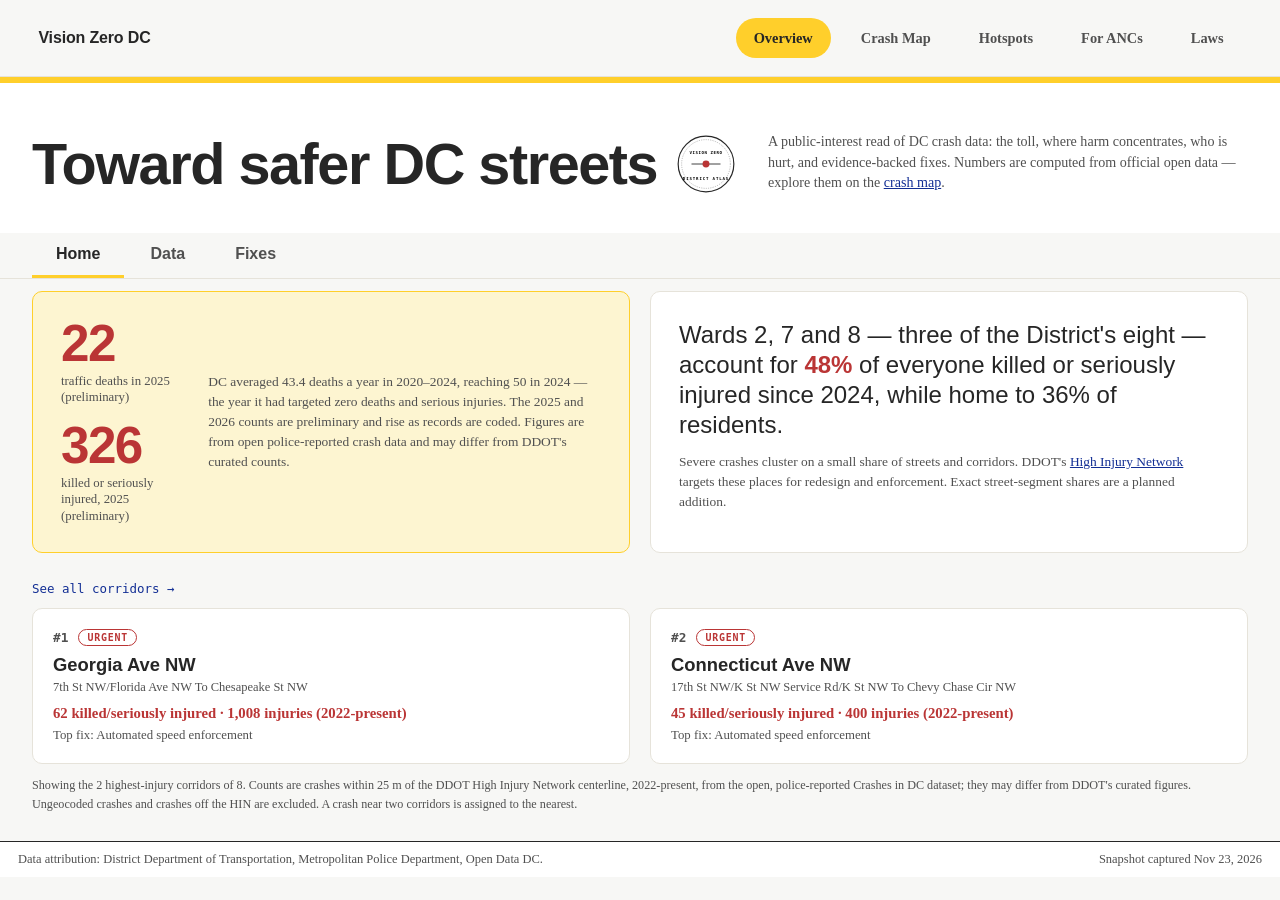
<file: index.html>
<!doctype html>
<html lang="en">
  <head>
    <meta charset="utf-8">
    <meta name="viewport" content="width=device-width, initial-scale=1">
    <meta name="color-scheme" content="light">
    <title>Vision Zero DC — Safety Overview</title>
    <link rel="icon" type="image/svg+xml" href="data:image/svg+xml,%3Csvg xmlns='http://www.w3.org/2000/svg' viewBox='0 0 100 100'%3E%3Crect width='100' height='100' rx='20' fill='%23111111'/%3E%3Ccircle cx='50' cy='50' r='25' fill='%239f1d20'/%3E%3Cline x1='50' y1='10' x2='50' y2='90' stroke='%23ffffff' stroke-width='6'/%3E%3Cline x1='10' y1='50' x2='90' y2='50' stroke='%23ffffff' stroke-width='6'/%3E%3C/svg%3E">
    <link rel="stylesheet" href="style.css">
  </head>
  <body>
    <a class="skip-link" href="#main">Skip to content</a>

    <nav class="site-nav" aria-label="Primary">
      <a href="index.html" class="nav-brand">Vision Zero DC</a>
      <div class="nav-links">
        <a href="index.html" aria-current="page">Overview</a>
        <a href="map.html">Crash Map</a>
        <a href="hotspots.html">Hotspots</a>
        <a href="anc.html">For ANCs</a>
        <a href="laws.html">Laws</a>
      </div>
    </nav>

    <header class="masthead">
      <div class="masthead-main">
        <div class="title-with-badge">
          <h1>Toward safer DC streets</h1>
          <div class="editorial-seal">
            <svg viewBox="0 0 100 100" class="seal-svg" aria-hidden="true">
              <circle cx="50" cy="50" r="48" fill="none" stroke="var(--rule)" stroke-width="2"/>
              <circle cx="50" cy="50" r="42" fill="none" stroke="var(--rule)" stroke-width="0.5" stroke-dasharray="2 2"/>
              <text x="50" y="32" font-size="7" font-family="var(--font-mono)" font-weight="bold" text-anchor="middle" letter-spacing="1">VISION ZERO</text>
              <text x="50" y="78" font-size="7" font-family="var(--font-mono)" font-weight="bold" text-anchor="middle" letter-spacing="1.5">DISTRICT ATLAS</text>
              <line x1="25" y1="50" x2="75" y2="50" stroke="var(--rule)" stroke-width="1.5"/>
              <circle cx="50" cy="50" r="6" fill="var(--severity-fatal)"/>
            </svg>
          </div>
        </div>
      </div>
      <p class="source-line">
        A public-interest read of DC crash data: the toll, where harm concentrates, who is hurt, and evidence-backed fixes. Numbers are computed from official open data — explore them on the <a href="map.html" title="KSI (Killed or Seriously Injured) filter available on the interactive map">crash map</a>.
      </p>
    </header>

    <main id="main" tabindex="-1">
      <nav class="tabs-nav" aria-label="Main sections" role="tablist">
      <button class="tab-button active" data-tab="home" aria-selected="true" role="tab" aria-controls="tab-home">Home</button>
      <button class="tab-button" data-tab="analysis" aria-selected="false" role="tab" aria-controls="tab-analysis">Data</button>
      <button class="tab-button" data-tab="solutions" aria-selected="false" role="tab" aria-controls="tab-solutions">Fixes</button>
    </nav>

    <section id="tab-home" class="tab-panel active">
      <section id="s-toll" class="insights-band" aria-label="Key safety insights" hidden>
        <article class="insight scorecard" aria-label="DC traffic toll scorecard">
          <p class="section-label">The toll on DC streets</p>
          <div class="scorecard-figures">
            <div class="big-figure">
              <strong id="sc-deaths">-</strong>
              <span id="sc-deaths-label">traffic deaths</span>
            </div>
            <div class="big-figure">
              <strong id="sc-ksi">-</strong>
              <span id="sc-ksi-label">killed or seriously injured</span>
            </div>
          </div>
          <p id="sc-context" class="insight-context"></p>
        </article>

        <article class="insight hin-hero" aria-label="Where severe crashes concentrate">
          <p class="section-label">Where harm concentrates</p>
          <p id="hin-headline" class="hin-headline">-</p>
          <p id="hin-context" class="insight-context"></p>
        </article>
      </section>

      <section id="s-corridors" class="corridor-teaser" aria-label="Highest-injury corridors" hidden>
        <div class="teaser-head">
          <p class="section-label">Highest-injury corridors</p>
          <a class="teaser-link" href="hotspots.html">See all corridors &rarr;</a>
        </div>
        <div id="corridor-cards" class="corridor-cards"></div>
        <p id="corridor-note" class="teaser-note insight-context"></p>
      </section>
    </section>

    <section id="tab-analysis" class="tab-panel">
      <section id="s-trends" class="charts-band" aria-label="Trends and who is hurt">
        <article class="chart-card" aria-label="Deaths and serious injuries over time">
          <p class="section-label">The trend</p>
          <h2>Deaths vs. serious injuries by year</h2>
          <div id="trend-chart" class="trend-chart">Loading trend…</div>
          <p id="trend-caption" class="panel-note"></p>
        </article>

        <article class="chart-card" aria-label="Who is being hurt by travel mode">
          <p class="section-label">Who is being hurt</p>
          <h2>People killed or seriously injured, by mode</h2>
          <div id="mode-share" class="mode-share">Loading mode breakdown…</div>
          <p id="mode-caption" class="panel-note"></p>
        </article>
      </section>
    </section>

    <section id="tab-solutions" class="tab-panel">
      <nav class="section-carousel" aria-label="Solutions subsections" role="tablist">
        <button class="carousel-pill active" data-section="recs" role="tab" aria-selected="true" aria-controls="recs-panel">Recommendations</button>
        <button class="carousel-pill" data-section="orgs" role="tab" aria-selected="false" aria-controls="orgs-panel">Organizations</button>
        <button class="carousel-pill" data-section="methods" role="tab" aria-selected="false" aria-controls="methods-panel">Countermeasure Library</button>
      </nav>

      <section id="recs-panel" class="carousel-content active" role="tabpanel" aria-labelledby="recs-tab">
        <section class="recs-section" aria-label="Policy recommendations">
          <p class="section-label">Evidence-backed recommendations</p>
          <h2 class="section-heading">Recommended interventions</h2>
          <p class="section-intro">
            Analyst-drafted starting points for human review — not automated or final policy. Each card shows the pattern that triggered it, the mechanism, an equity check, and how confident the evidence is.
          </p>
          <div id="recommendations" class="recs-grid">Loading recommendations…</div>
        </section>
      </section>

      <section id="orgs-panel" class="carousel-content" role="tabpanel" aria-labelledby="orgs-tab">
        <section class="orgs-section" aria-label="Organizations working on street safety">
          <p class="section-label">Who's working on this</p>
          <h2 class="section-heading">DC organizations championing safer streets</h2>
          <p class="section-intro">
            Local advocates, nonprofit organizations, and government agencies are driving evidence-backed solutions. Here's who they are and what they're prioritizing.
          </p>
          <div id="organizations" class="orgs-grid">Loading organizations…</div>
        </section>
      </section>

      <section id="methods-panel" class="carousel-content" role="tabpanel" aria-labelledby="methods-tab">
        <section class="countermeasures-section" aria-label="Countermeasure library">
          <p class="section-label">Countermeasure library</p>
          <h2 class="section-heading">Proven fixes and their effects</h2>
          <p class="section-intro">
            A reference of interventions with crash-reduction figures from peer programs. Effect sizes are research-grade until verified against the primary source.
          </p>
          <div id="countermeasures" class="cm-grid">Loading countermeasures…</div>
        </section>
      </section>
    </section>
    </main>

    <footer class="site-footer">
      <span>Data attribution: District Department of Transportation, Metropolitan Police Department, Open Data DC.</span>
      <span id="snapshot-status">Loading snapshot…</span>
    </footer>

    <script src="src/crash-logic.js"></script>
    <script src="landing.js"></script>
  </body>
</html>
</file>
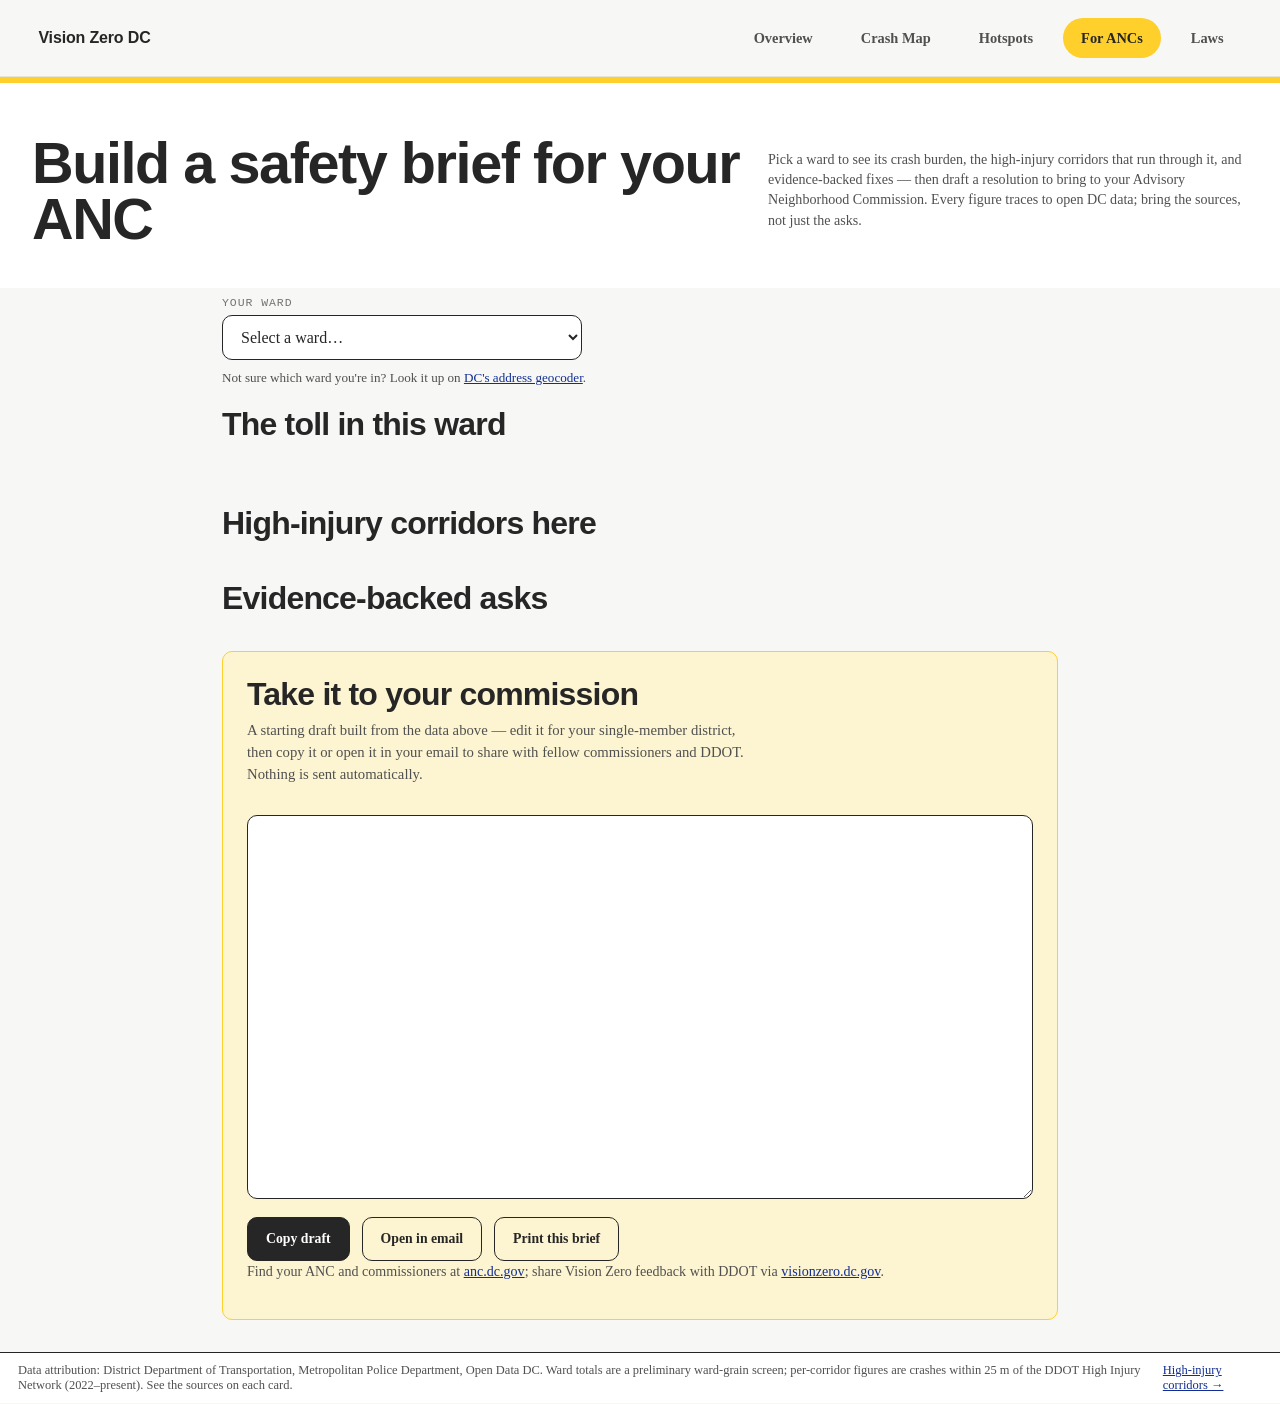
<file: anc.html>
<!doctype html>
<html lang="en">
  <head>
    <meta charset="utf-8">
    <meta name="viewport" content="width=device-width, initial-scale=1">
    <meta name="color-scheme" content="light">
    <title>Vision Zero DC — ANC Safety Brief</title>
    <link rel="icon" type="image/svg+xml" href="data:image/svg+xml,%3Csvg xmlns='http://www.w3.org/2000/svg' viewBox='0 0 100 100'%3E%3Crect width='100' height='100' rx='20' fill='%23111111'/%3E%3Ccircle cx='50' cy='50' r='25' fill='%239f1d20'/%3E%3Cline x1='50' y1='10' x2='50' y2='90' stroke='%23ffffff' stroke-width='6'/%3E%3Cline x1='10' y1='50' x2='90' y2='50' stroke='%23ffffff' stroke-width='6'/%3E%3C/svg%3E">
    <link rel="stylesheet" href="style.css">
  </head>
  <body>
    <a class="skip-link" href="#main">Skip to content</a>

    <nav class="site-nav" aria-label="Primary">
      <a href="index.html" class="nav-brand">Vision Zero DC</a>
      <div class="nav-links">
        <a href="index.html">Overview</a>
        <a href="map.html">Crash Map</a>
        <a href="hotspots.html">Hotspots</a>
        <a href="anc.html" aria-current="page">For ANCs</a>
        <a href="laws.html">Laws</a>
      </div>
    </nav>

    <header class="masthead">
      <div class="masthead-main">
        <div class="title-with-badge">
          <h1>Build a safety brief for your ANC</h1>
        </div>
      </div>
      <p class="source-line">
        Pick a ward to see its crash burden, the high-injury corridors that run through it, and
        evidence-backed fixes — then draft a resolution to bring to your Advisory Neighborhood Commission.
        Every figure traces to open DC data; bring the sources, not just the asks.
      </p>
    </header>

    <main id="main" tabindex="-1">
      <section class="anc-controls" aria-label="Choose a ward">
        <label class="anc-ward-label" for="anc-ward">Your ward</label>
        <select id="anc-ward" class="anc-ward-select" aria-label="Select a ward">
          <option value="">Select a ward…</option>
          <option value="1">Ward 1</option>
          <option value="2">Ward 2</option>
          <option value="3">Ward 3</option>
          <option value="4">Ward 4</option>
          <option value="5">Ward 5</option>
          <option value="6">Ward 6</option>
          <option value="7">Ward 7</option>
          <option value="8">Ward 8</option>
        </select>
        <p class="anc-hint" id="anc-hint">
          Not sure which ward you're in? Look it up on
          <a href="https://geocoder.dcgis.dc.gov/" target="_blank" rel="noopener noreferrer">DC's address geocoder</a>.
        </p>
      </section>

      <section id="anc-brief" class="anc-brief" hidden>
        <section class="anc-block" aria-label="Ward crash snapshot">
          <p class="section-label">The toll in this ward</p>
          <h2 class="section-heading" id="anc-stats-heading">The toll in this ward</h2>
          <div id="anc-stats" class="anc-stats"></div>
          <p id="anc-stats-note" class="panel-note"></p>
        </section>

        <section class="anc-block" aria-label="High-injury corridors in this ward">
          <p class="section-label">High-injury corridors here</p>
          <h2 class="section-heading">High-injury corridors here</h2>
          <div id="anc-corridors" class="anc-corridors"></div>
        </section>

        <section class="anc-block" aria-label="Recommended interventions for this ward">
          <p class="section-label">Evidence-backed asks</p>
          <h2 class="section-heading">Evidence-backed asks</h2>
          <div id="anc-recs" class="anc-recs"></div>
        </section>

        <section class="anc-block anc-draft-block" aria-label="Draft an ANC resolution">
          <p class="section-label">Draft a resolution</p>
          <h2 class="anc-draft-heading section-heading">Take it to your commission</h2>
          <p class="section-intro">
            A starting draft built from the data above — edit it for your single-member district, then copy it
            or open it in your email to share with fellow commissioners and DDOT. Nothing is sent automatically.
          </p>
          <textarea id="anc-draft" class="anc-draft" rows="18" aria-label="Editable resolution draft" spellcheck="true"></textarea>
          <div class="anc-draft-actions">
            <button type="button" id="anc-copy" class="anc-btn">Copy draft</button>
            <a id="anc-email" class="anc-btn anc-btn-ghost" href="#">Open in email</a>
            <button type="button" id="anc-print" class="anc-btn anc-btn-ghost">Print this brief</button>
            <span id="anc-copy-status" class="anc-copy-status" role="status" aria-live="polite"></span>
          </div>
          <p class="panel-note">
            Find your ANC and commissioners at
            <a href="https://anc.dc.gov/" target="_blank" rel="noopener noreferrer">anc.dc.gov</a>;
            share Vision Zero feedback with DDOT via
            <a href="https://visionzero.dc.gov/" target="_blank" rel="noopener noreferrer">visionzero.dc.gov</a>.
          </p>
        </section>
      </section>

      <p id="anc-error" class="anc-error" hidden></p>
    </main>

    <footer class="site-footer">
      <span>Data attribution: District Department of Transportation, Metropolitan Police Department, Open Data DC. Ward totals are a preliminary ward-grain screen; per-corridor figures are crashes within 25&nbsp;m of the DDOT High Injury Network (2022–present). See the sources on each card.</span>
      <span><a href="hotspots.html">High-injury corridors →</a></span>
    </footer>

    <script src="src/anc-logic.js"></script>
    <script src="anc.js"></script>
  </body>
</html>
</file>
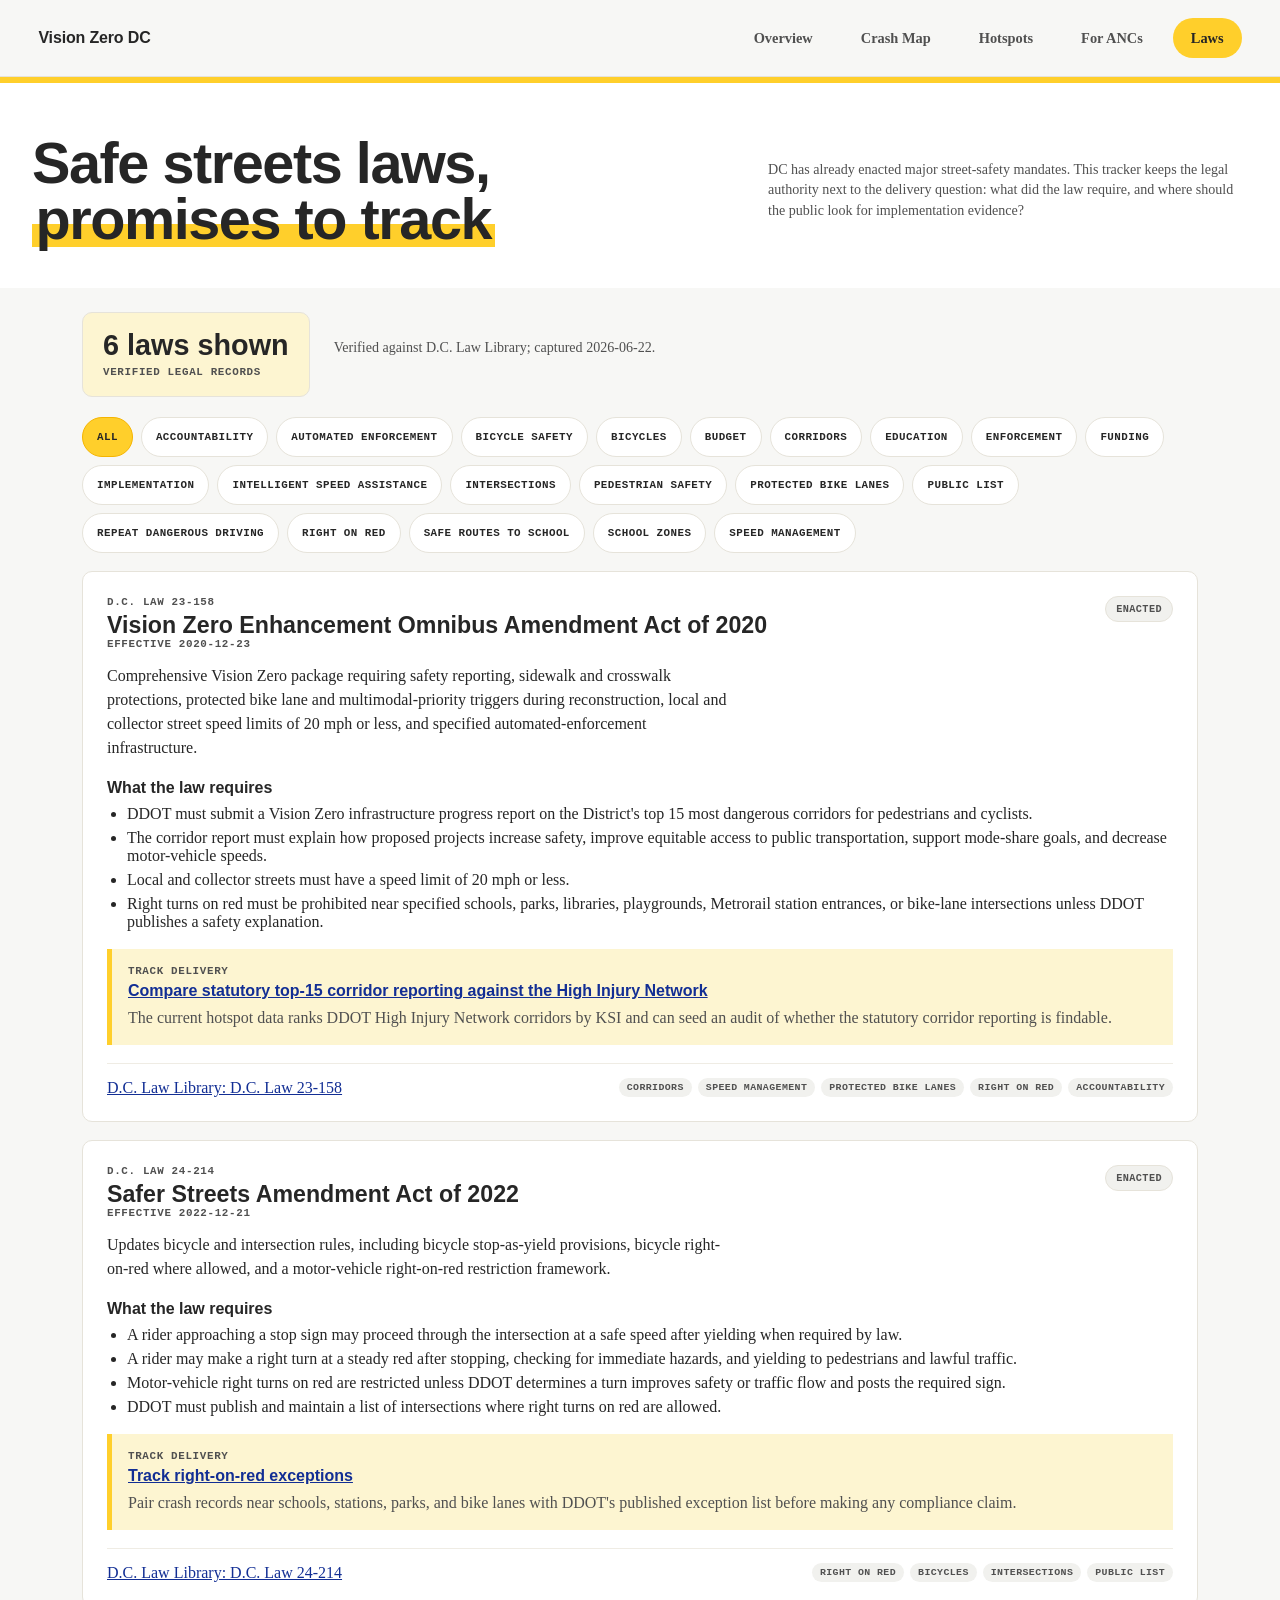
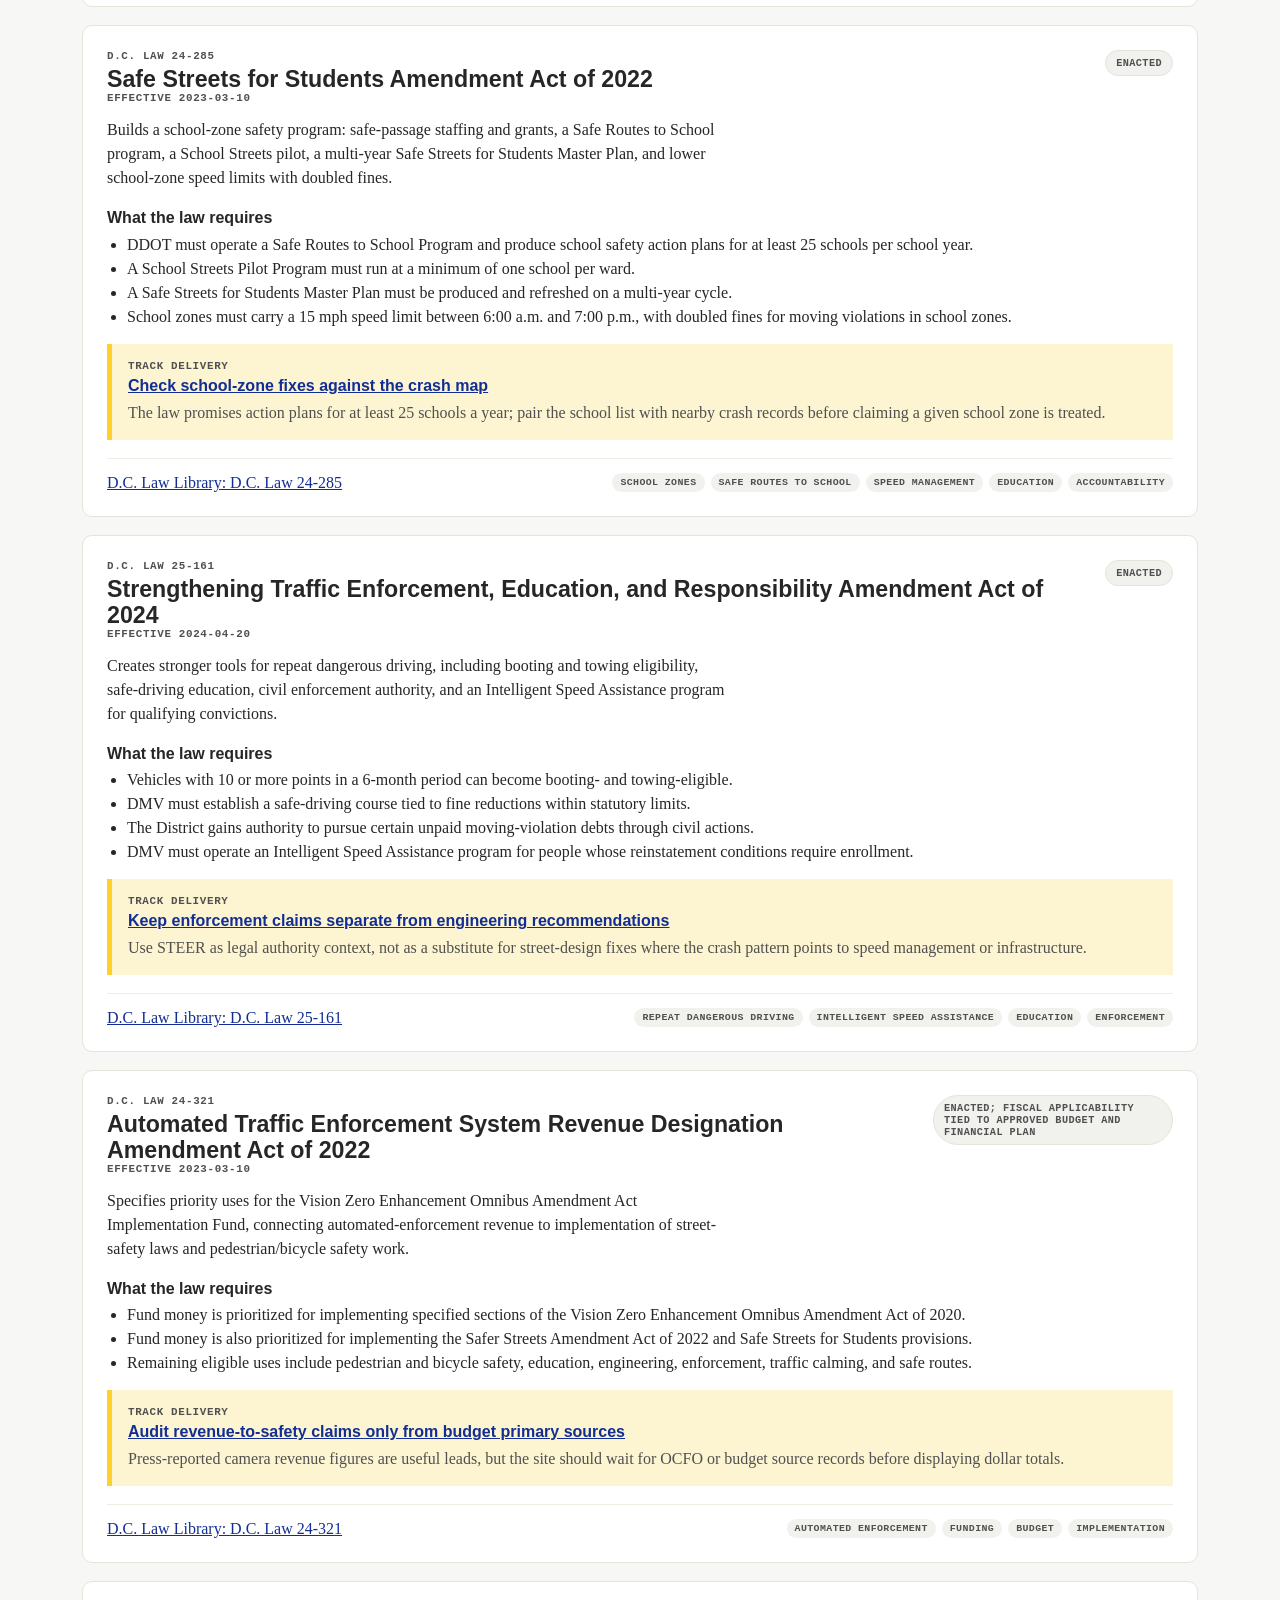
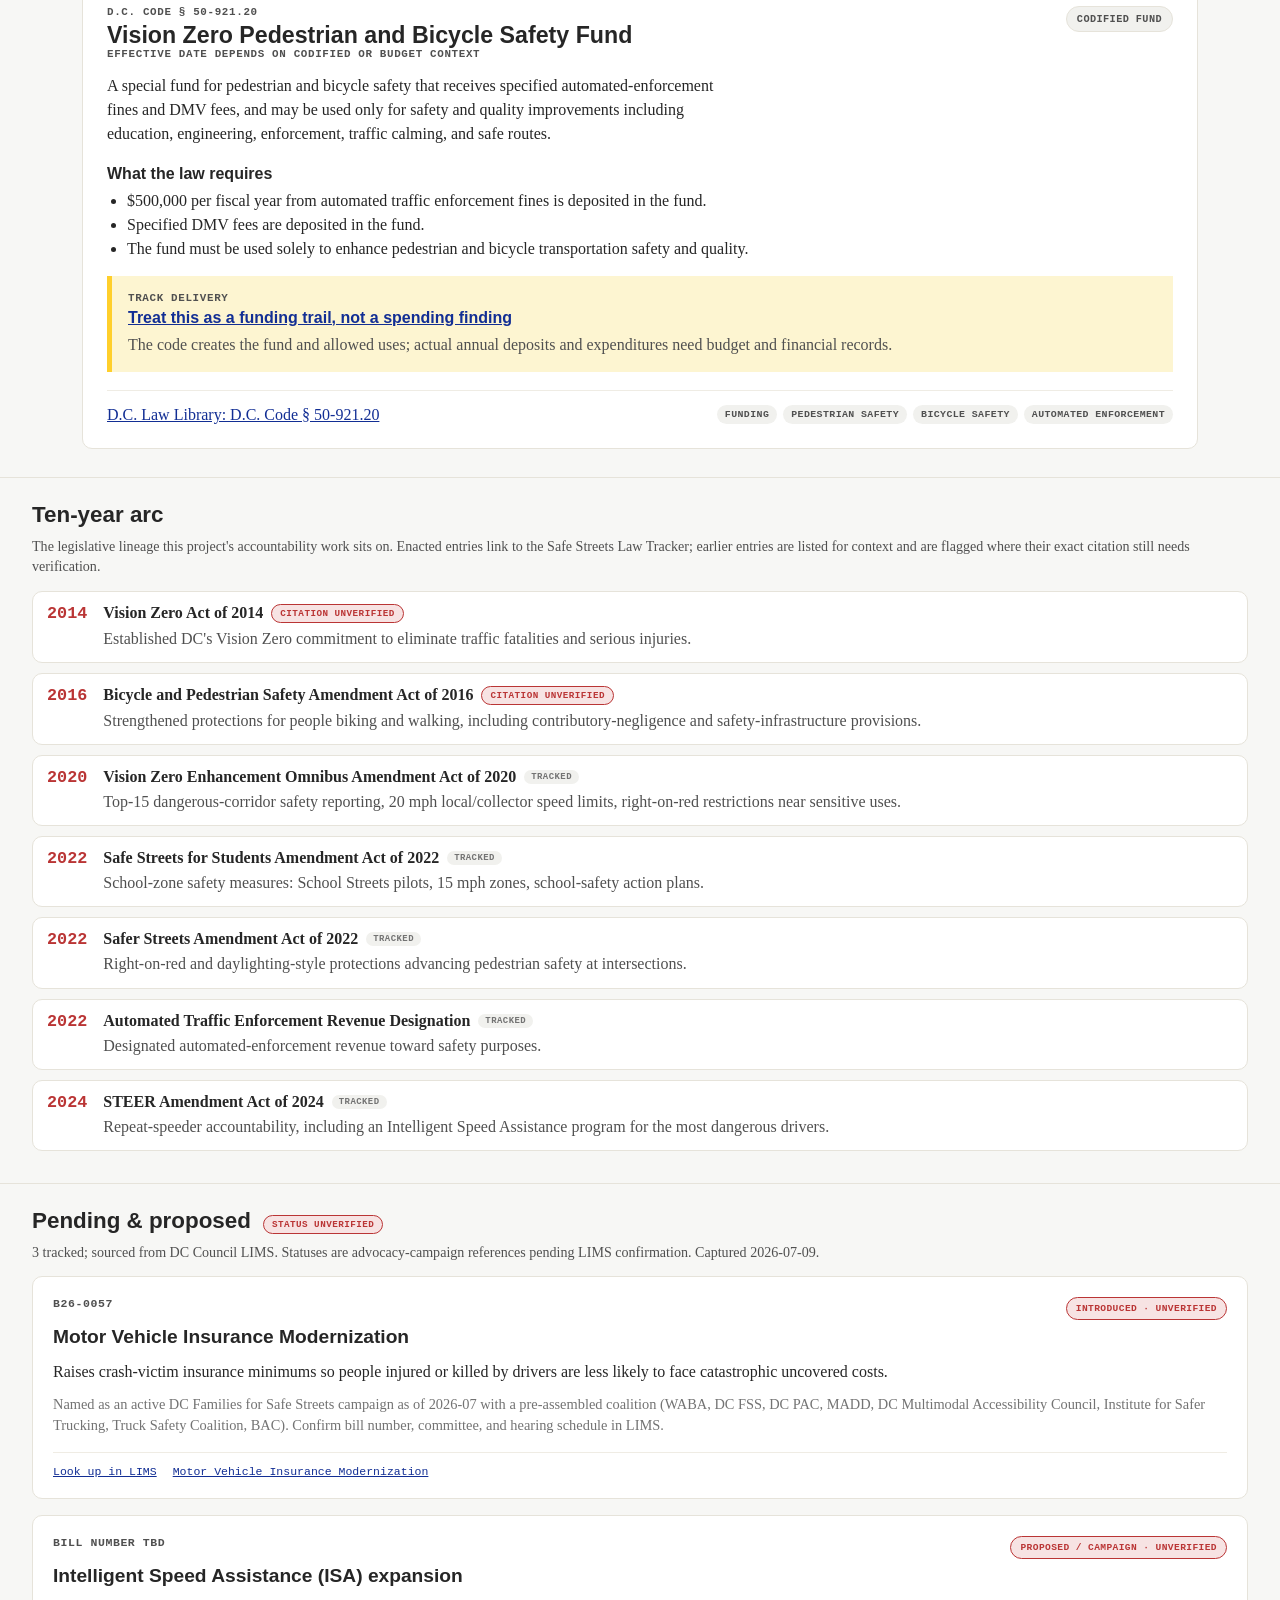
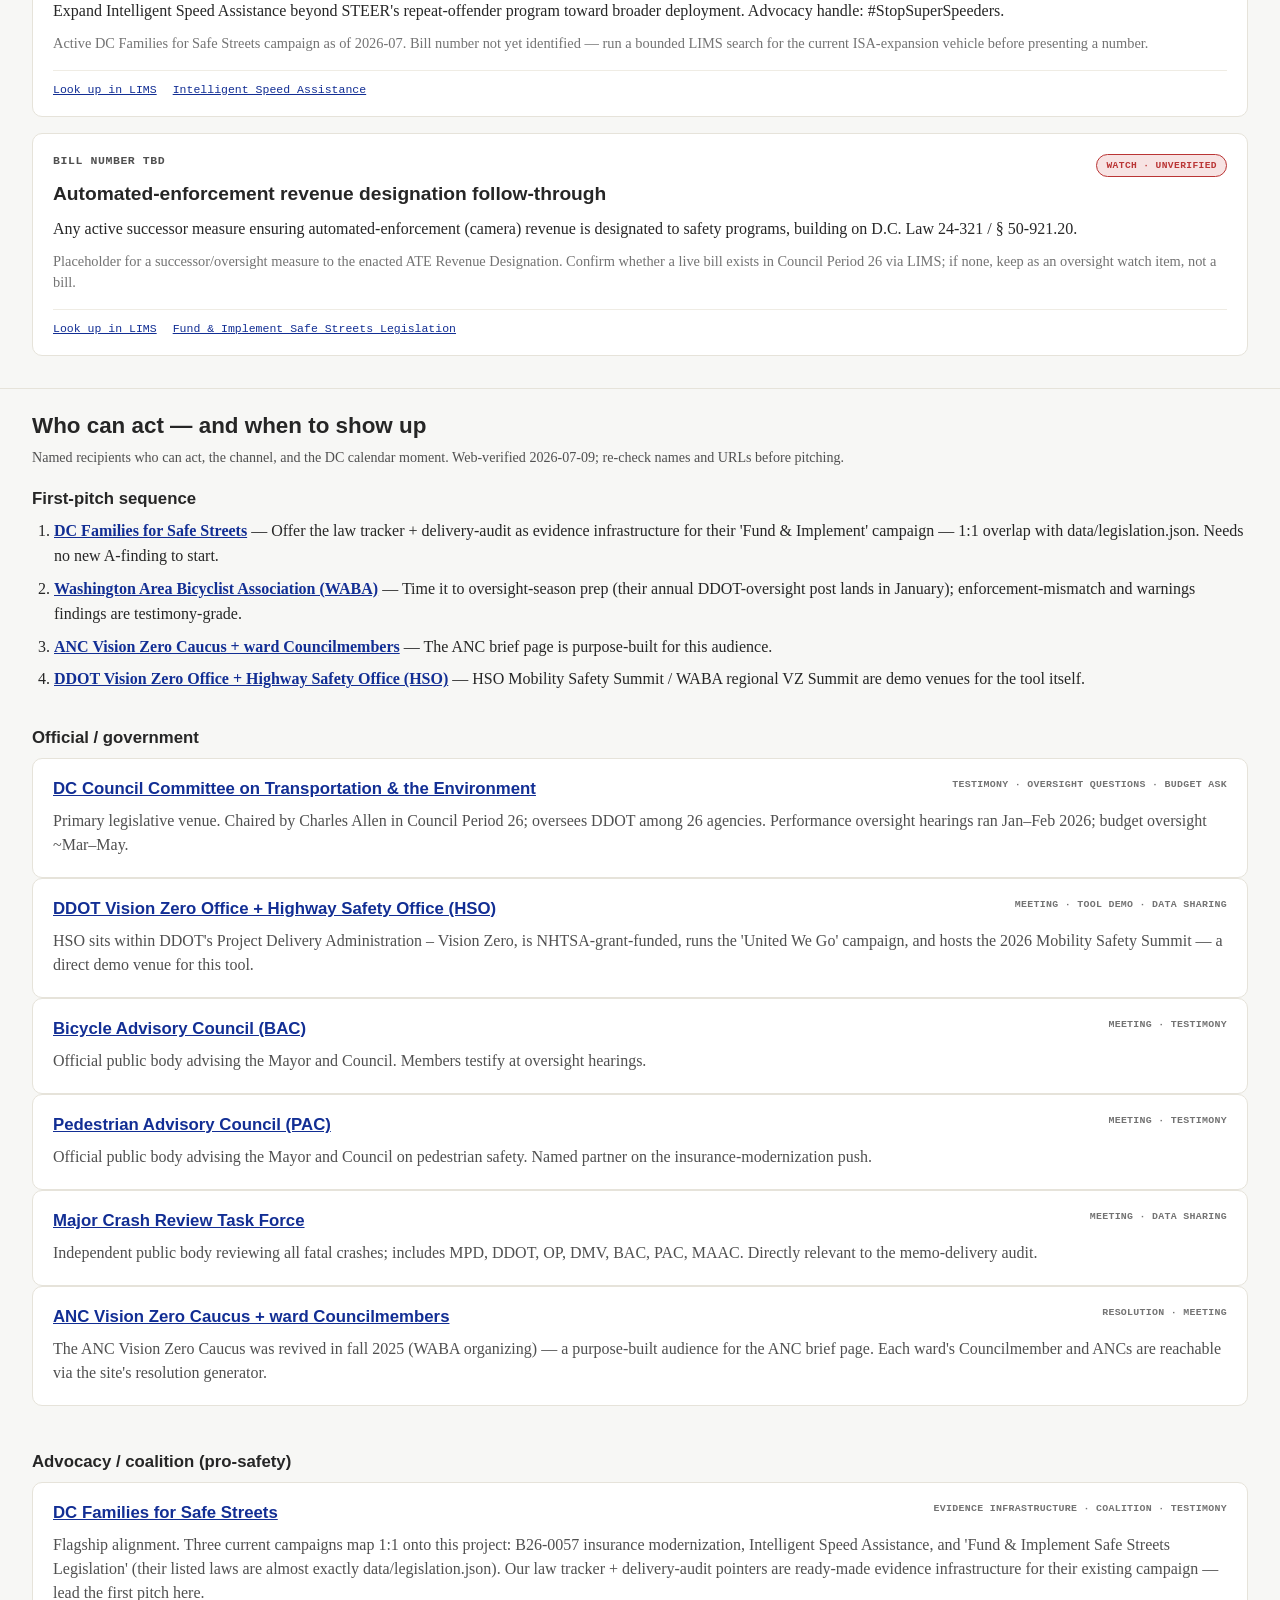
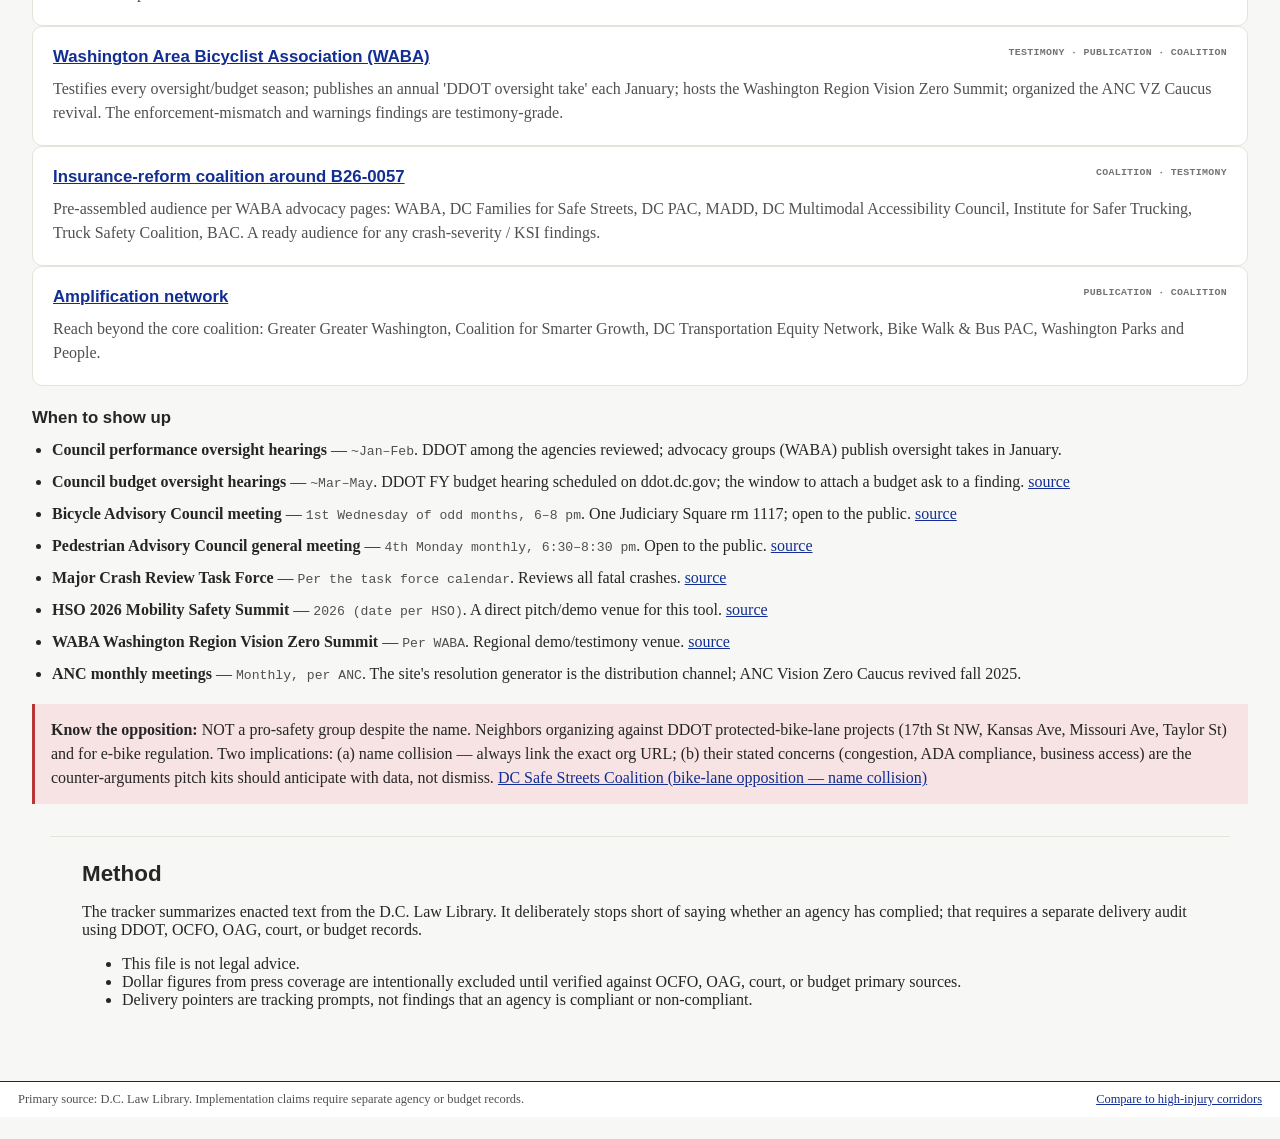
<file: laws.html>
<!doctype html>
<html lang="en">
  <head>
    <meta charset="utf-8">
    <meta name="viewport" content="width=device-width, initial-scale=1">
    <meta name="color-scheme" content="light">
    <title>Vision Zero DC — Safe Streets Law Tracker</title>
    <link rel="icon" type="image/svg+xml" href="data:image/svg+xml,%3Csvg xmlns='http://www.w3.org/2000/svg' viewBox='0 0 100 100'%3E%3Crect width='100' height='100' rx='20' fill='%23111111'/%3E%3Ccircle cx='50' cy='50' r='25' fill='%239f1d20'/%3E%3Cline x1='50' y1='10' x2='50' y2='90' stroke='%23ffffff' stroke-width='6'/%3E%3Cline x1='10' y1='50' x2='90' y2='50' stroke='%23ffffff' stroke-width='6'/%3E%3C/svg%3E">
    <link rel="stylesheet" href="style.css">
  </head>
  <body>
    <a class="skip-link" href="#main">Skip to content</a>

    <nav class="site-nav" aria-label="Primary">
      <a href="index.html" class="nav-brand">Vision Zero DC</a>
      <div class="nav-links">
        <a href="index.html">Overview</a>
        <a href="map.html">Crash Map</a>
        <a href="hotspots.html">Hotspots</a>
        <a href="anc.html">For ANCs</a>
        <a href="laws.html" aria-current="page">Laws</a>
      </div>
    </nav>

    <header class="masthead">
      <div class="masthead-main">
        <div class="title-with-badge">
          <h1>Safe streets laws, <span class="mark">promises to track</span></h1>
        </div>
      </div>
      <p class="source-line">
        DC has already enacted major street-safety mandates. This tracker keeps the legal authority next to the delivery question: what did the law require, and where should the public look for implementation evidence?
      </p>
    </header>

    <main id="main" tabindex="-1">
      <section class="laws-summary" aria-label="Law tracker summary">
        <div class="law-kpi">
          <strong id="law-count">Loading...</strong>
          <span>verified legal records</span>
        </div>
        <p id="law-source" class="panel-note">Loading source trail...</p>
      </section>

      <section class="laws-tools" aria-label="Filter laws">
        <div id="law-filters" class="law-filters"></div>
      </section>

      <p id="law-error" class="anc-error" hidden></p>
      <section id="law-grid" class="law-grid" aria-label="Verified safe-streets laws">Loading laws...</section>

      <section class="law-lineage" aria-label="Ten-year arc of DC street-safety law">
        <h2>Ten-year arc</h2>
        <p class="panel-note" id="lineage-note"></p>
        <ol id="law-lineage-list" class="lineage-list"></ol>
      </section>

      <section class="law-pending" aria-label="Pending and proposed legislation">
        <div class="section-head-badged">
          <h2>Pending &amp; proposed</h2>
          <span class="unverified-badge" title="Statuses are advocacy-campaign references, not yet LIMS-confirmed">status unverified</span>
        </div>
        <p class="panel-note" id="bills-note"></p>
        <div id="bills-grid" class="bills-grid"></div>
      </section>

      <section class="law-pitch" aria-label="Who can act and when to show up">
        <h2>Who can act — and when to show up</h2>
        <p class="panel-note" id="pitch-note"></p>
        <div id="pitch-first" class="pitch-first"></div>
        <div id="pitch-targets" class="pitch-targets"></div>
        <h3>When to show up</h3>
        <ul id="pitch-calendar" class="pitch-calendar"></ul>
        <p id="pitch-opposition" class="pitch-opposition"></p>
      </section>

      <section class="law-method" aria-label="Method and caveats">
        <h2>Method</h2>
        <p>
          The tracker summarizes enacted text from the D.C. Law Library. It deliberately stops short of saying whether an agency has complied; that requires a separate delivery audit using DDOT, OCFO, OAG, court, or budget records.
        </p>
        <ul id="law-caveats"></ul>
      </section>
    </main>

    <footer class="site-footer">
      <span>Primary source: D.C. Law Library. Implementation claims require separate agency or budget records.</span>
      <span><a href="hotspots.html">Compare to high-injury corridors</a></span>
    </footer>

    <script src="src/laws-logic.js"></script>
    <script src="src/bills-logic.js"></script>
    <script src="src/pitch-targets-logic.js"></script>
    <script src="laws.js"></script>
  </body>
</html>
</file>
<file: style.css>
@charset "UTF-8";

:root {
  /* Paper & ink — Sidewalk's real values: light-gray canvas, warm near-black */
  --bg: #f7f7f5;
  --paper: #ffffff;
  --surface: #ffffff;
  --surface-2: #f1f1ee;
  --rule: #262626;
  --border: #e6e3da;
  --border-soft: #efece4;
  --text: #262626;
  --text-muted: #505050;
  --text-soft: #737373;

  /* Signature Sidewalk yellow + its buttery cream tint (#fdf5d1) */
  --brand: #ffcf2b;
  --brand-strong: #f5b400;
  --brand-soft: #fdf5d1;
  --on-brand: #262626;

  /* Links & urgent accent (Sidewalk deep blue + brick red) */
  --link: #122e94;
  --link-hover: #0c1f63;
  --accent: #ba3535;
  --accent-soft: #f7e3e3;

  /* Severity — flat, AA on white */
  --severity-fatal: #ba3535;
  --severity-major: #ff5a00;
  --severity-minor: #9c7a16;
  --severity-property: #737373;

  /* Travel mode (Sidewalk's section accent family) */
  --mode-walking: #6a2db3;
  --mode-biking: #17b368;
  --mode-driving: #505050;
  --mode-transit: #122e94;

  /* Type — geometric sans display (Circular ~800) + serif body (Freight Text) */
  --font-display: "Avenir Next", Avenir, Futura, "Century Gothic",
    "Helvetica Neue", Helvetica, Arial, sans-serif;
  --font-sans: "Avenir Next", Avenir, "Helvetica Neue", Helvetica, Arial,
    sans-serif;
  --font-serif: Georgia, "Times New Roman", Times, serif; /* approximates Freight Text Pro */
  --font-mono: ui-monospace, "SF Mono", Menlo, Consolas, monospace;

  /* Shape — pills + restrained rounding (Sidewalk used 100px + 8px) */
  --radius: 10px;
  --radius-sm: 8px;
  --radius-pill: 999px;
}

* {
  box-sizing: border-box;
}

html,
body {
  min-height: 100%;
  margin: 0;
}

html {
  -webkit-text-size-adjust: 100%;
  text-size-adjust: 100%;
}

body {
  background: var(--bg);
  color: var(--text);
  font-family: var(--font-serif);
  font-feature-settings: "tnum";
  overflow-x: hidden;
}

a {
  color: var(--link);
}

a:hover {
  color: var(--link-hover);
}

button,
select,
input {
  font: inherit;
  font-family: var(--font-sans);
}

button,
select {
  min-height: 44px;
}

button:focus-visible,
select:focus-visible,
input:focus-visible,
a:focus-visible,
#main:focus-visible {
  outline: 2px solid var(--link);
  outline-offset: 2px;
}

.skip-link {
  left: 12px;
  padding: 10px 12px;
  position: absolute;
  top: -60px;
  z-index: 1000;
  background: var(--rule);
  color: var(--paper);
}

.skip-link:focus {
  top: 12px;
}

.masthead {
  display: grid;
  grid-template-columns: minmax(0, 1fr) minmax(240px, 480px);
  gap: 24px;
  align-items: center;
  padding: 48px 32px 40px;
  border-top: 6px solid var(--brand);
  background: var(--paper);
}

.masthead h1 {
  margin: 0;
  font-family: var(--font-display);
  font-size: clamp(2.25rem, 5vw, 3.6rem);
  line-height: 0.98;
  font-weight: 800;
  letter-spacing: -0.025em;
}

/* Sidewalk-style yellow highlight behind a key phrase */
.masthead h1 .mark,
.mark {
  background: linear-gradient(transparent 58%, var(--brand) 58%, var(--brand) 94%, transparent 94%);
  padding: 0 0.06em;
}

.title-with-badge {
  display: flex;
  align-items: center;
  gap: 20px;
  margin-top: 4px;
}

.editorial-seal {
  width: 58px;
  height: 58px;
  flex-shrink: 0;
}

.seal-svg {
  width: 100%;
  height: 100%;
}

.section-label {
  display: none;
}

.section-label::before {
  display: none;
}

.source-line {
  margin: 0;
  color: var(--text-muted);
  font-size: 0.88rem;
  line-height: 1.45;
}

/* Landing insights band: accountability scorecard (A2) + concentration hero (A1) */
.insights-band {
  display: grid;
  grid-template-columns: 1fr 1fr;
  gap: 20px;
  padding: 12px 32px 28px;
}

.insight {
  padding: 28px;
  background: var(--paper);
  border: 1px solid var(--border);
  border-radius: var(--radius);
}

.insight.scorecard {
  background: var(--brand-soft);
  border-color: var(--brand);
}

.insight .section-label {
  margin-bottom: 12px;
}

/* Scorecard fills its width: label on top, then figures beside the context
   paragraph on wide cards, wrapping to stacked on narrow ones. */
.scorecard {
  display: flex;
  flex-wrap: wrap;
  align-items: flex-start;
  column-gap: 32px;
  row-gap: 14px;
}
.scorecard > .section-label {
  flex: 1 1 100%;
  margin-bottom: 2px;
}
.scorecard-figures {
  display: flex;
  flex-direction: column;
  gap: 16px;
  margin: 0;
  flex: 0 0 auto;
}
.scorecard > .insight-context {
  flex: 1 1 220px;
  margin: 0;
  align-self: center;
}

/* Narrower cards (incl. mobile): figures sit 2-up, context drops below. */
@media (max-width: 900px) {
  .scorecard-figures {
    flex-direction: row;
    flex-wrap: wrap;
    gap: 14px 24px;
  }
  .scorecard > .insight-context {
    flex: 1 1 100%;
  }
}

.big-figure {
  display: flex;
  flex-direction: column;
}

.big-figure strong {
  font-family: var(--font-display);
  font-size: 3.2rem;
  font-weight: 800;
  line-height: 0.95;
  letter-spacing: -0.03em;
  color: var(--accent);
}

.big-figure span {
  margin-top: 4px;
  max-width: 18ch;
  color: var(--text-muted);
  font-size: 0.8rem;
  line-height: 1.3;
}

.hin-headline {
  margin: 0 0 12px;
  font-family: var(--font-display);
  font-size: 1.5rem;
  line-height: 1.25;
}

.hin-headline .pct {
  color: var(--accent);
  font-weight: 700;
}

.insight-context {
  margin: 0;
  color: var(--text-muted);
  font-size: 0.84rem;
  line-height: 1.5;
}

.insight-context a {
  color: var(--link);
}

@media (max-width: 720px) {
  .insights-band {
    grid-template-columns: 1fr;
  }
  .big-figure strong {
    font-size: 2.1rem;
  }
}

/* Hotspot teaser on the home tab: top corridors preview linking to hotspots.html */
.corridor-teaser {
  padding: 0 32px 28px;
}
.teaser-head {
  display: flex;
  align-items: baseline;
  justify-content: space-between;
  gap: 16px;
  margin-bottom: 12px;
}
.teaser-head .section-label {
  margin-bottom: 0;
}
.teaser-link {
  font-family: var(--font-mono);
  font-size: 0.78rem;
  color: var(--link);
  text-decoration: none;
  white-space: nowrap;
}
.teaser-link:hover {
  text-decoration: underline;
}
.corridor-cards {
  display: grid;
  grid-template-columns: 1fr 1fr;
  gap: 20px;
}
.corridor-card {
  display: block;
  padding: 20px;
  background: var(--paper);
  border: 1px solid var(--border);
  border-radius: var(--radius);
  text-decoration: none;
  color: inherit;
  transition: border-color 0.15s ease, transform 0.15s ease;
}
.corridor-card:hover,
.corridor-card:focus-visible {
  border-color: var(--rule);
  transform: translateY(-2px);
}
.corridor-card-head {
  display: flex;
  align-items: center;
  gap: 10px;
  margin-bottom: 8px;
}
.corridor-rank {
  font-family: var(--font-mono);
  font-size: 0.8rem;
  font-weight: 700;
  color: var(--text-muted);
}
.corridor-priority {
  font-family: var(--font-mono);
  font-size: 0.62rem;
  font-weight: 700;
  letter-spacing: 0.08em;
  text-transform: uppercase;
  padding: 2px 8px;
  border-radius: 999px;
  border: 1px solid currentColor;
}
.corridor-priority.urgent {
  color: var(--severity-fatal);
}
.corridor-priority.high {
  color: var(--severity-major);
}
.corridor-name {
  margin: 0 0 4px;
  font-family: var(--font-display);
  font-size: 1.15rem;
  line-height: 1.2;
}
.corridor-scope {
  margin: 0 0 10px;
  font-size: 0.78rem;
  color: var(--text-muted);
}
.corridor-sev {
  margin: 0 0 6px;
  font-weight: 600;
  font-size: 0.92rem;
  color: var(--accent);
}
.corridor-fix {
  margin: 0;
  font-size: 0.8rem;
  color: var(--text-muted);
}
.teaser-note {
  margin-top: 12px;
  font-size: 0.76rem;
}
@media (max-width: 720px) {
  .corridor-teaser {
    padding: 0 24px 24px;
  }
  .corridor-cards {
    grid-template-columns: 1fr;
  }
}

.toolbar {
  display: flex;
  flex-direction: column;
  gap: 16px;
  padding: 20px 24px;
  border-bottom: 1px solid var(--border);
  background: var(--surface);
}

.sentence-filter {
  font-family: var(--font-display);
  font-size: 1.45rem;
  line-height: 1.65;
  color: var(--text);
}

.select-wrapper {
  position: relative;
  display: inline-block;
  margin: 0 4px;
}

.select-wrapper select {
  appearance: none;
  -webkit-appearance: none;
  background: var(--brand-soft);
  border: none;
  border-bottom: 3px solid var(--brand-strong);
  border-radius: var(--radius-sm) var(--radius-sm) 0 0;
  font-family: var(--font-display);
  font-size: 1.45rem;
  font-weight: 700;
  color: var(--text);
  padding: 4px 24px 4px 8px;
  margin: 0;
  cursor: pointer;
  width: auto;
  min-height: 44px;
  transition: background 0.15s ease, border-bottom-color 0.15s ease;
}

.select-wrapper select:hover {
  background: var(--brand);
}

.select-wrapper select:focus-visible {
  outline: none;
  border-bottom-color: var(--text);
  background: var(--brand);
}

.select-wrapper::after {
  content: "\2193";
  font-family: var(--font-sans);
  font-size: 0.75rem;
  font-weight: 900;
  color: var(--text);
  position: absolute;
  right: 8px;
  top: 50%;
  transform: translateY(-50%);
  pointer-events: none;
}

.toolbar-actions {
  display: flex;
  flex-wrap: wrap;
  align-items: center;
  gap: 20px;
  font-family: var(--font-sans);
  font-size: 0.85rem;
  border-top: 1px dashed var(--border-soft);
  padding-top: 12px;
}

.toggle-control {
  display: flex;
  align-items: center;
  gap: 8px;
  cursor: pointer;
  min-height: 44px;
  user-select: none;
}

.toggle-control input[type="checkbox"] {
  width: 16px;
  height: 16px;
  margin: 0;
  cursor: pointer;
  accent-color: var(--link);
}

.toggle-label {
  font-weight: 700;
  text-transform: uppercase;
  font-size: 0.72rem;
  letter-spacing: 0.05em;
  color: var(--text-muted);
}

.violations-source-container {
  display: none;
  align-items: center;
  font-family: var(--font-display);
  font-size: 1rem;
  color: var(--text-muted);
}

body.violations-visible .violations-source-container {
  display: flex;
}

.violations-source-container .select-wrapper select {
  font-size: 1rem;
  font-weight: 700;
  padding: 4px 20px 4px 4px;
  color: var(--text);
  border-bottom-color: var(--text-muted);
}

.violations-source-container .select-wrapper::after {
  color: var(--text-muted);
}

.toolbar-actions button {
  margin-left: auto;
  width: auto;
  min-width: 140px;
  min-height: 44px;
  padding: 10px 22px;
  border: 2px solid var(--rule);
  border-radius: var(--radius-pill);
  background: var(--rule);
  color: var(--paper);
  cursor: pointer;
  font-family: var(--font-sans);
  font-size: 0.72rem;
  font-weight: 700;
  text-transform: uppercase;
  letter-spacing: 0.08em;
  transition: background 0.15s ease, color 0.15s ease;
}

.toolbar-actions button:hover {
  background: var(--brand);
  border-color: var(--rule);
  color: var(--on-brand);
}

.kpis {
  display: grid;
  grid-template-columns: repeat(5, minmax(130px, 1fr));
  border-bottom: 1px solid var(--rule);
  background: var(--paper);
  overflow-x: auto;
}

.kpi {
  min-width: 130px;
  padding: 12px 14px;
  border-right: 1px solid var(--border);
}

.kpi strong {
  display: block;
  font-family: var(--font-display);
  font-size: 1.7rem;
  line-height: 1;
}

.kpi span {
  color: var(--text-muted);
  font-family: var(--font-mono);
  font-size: 0.68rem;
  font-weight: 700;
  letter-spacing: 0.06em;
  text-transform: uppercase;
}

.layout {
  display: grid;
  grid-template-columns: minmax(0, 1fr) clamp(360px, 30vw, 460px);
  height: max(620px, calc(100svh - 246px));
  min-height: 0;
}

.map-shell {
  position: relative;
  min-height: 0;
  border-right: 1px solid var(--rule);
}

#map {
  position: absolute;
  inset: 0;
  background: #e6e4dc;
}

.map-notice {
  position: absolute;
  left: 12px;
  bottom: 12px;
  z-index: 450;
  max-width: min(460px, calc(100% - 24px));
  padding: 10px 12px;
  background: rgba(255, 255, 255, 0.95);
  border: 1px solid var(--rule);
  color: var(--text);
  font-size: 0.84rem;
  line-height: 1.35;
}

.detail-panel {
  display: grid;
  align-content: start;
  gap: 18px;
  padding: 16px;
  background: var(--paper);
  overflow-y: auto;
  min-width: 0;
}

.detail-panel h2 {
  margin: 0 0 10px;
  padding-bottom: 8px;
  border-bottom: 4px solid var(--brand);
  font-family: var(--font-display);
  font-size: 1.6rem;
  font-weight: 800;
  letter-spacing: -0.02em;
  line-height: 1.05;
}

.detail-body {
  color: var(--text);
  line-height: 1.45;
  min-width: 0;
  overflow-wrap: anywhere;
}

.detail-body dl {
  display: grid;
  grid-template-columns: 128px 1fr;
  gap: 6px 10px;
  margin: 0 0 14px;
}

.detail-body dt {
  color: var(--text-muted);
  font-weight: 700;
}

.detail-body dd {
  margin: 0;
}

.panel-note {
  margin: 0 0 14px;
  color: var(--text-muted);
  font-size: 0.88rem;
  line-height: 1.45;
}

.hotspot-panel {
  padding-bottom: 4px;
}

.hotspot-group {
  padding-top: 12px;
  border-top: 1px solid var(--border);
}

.hotspot-group + .hotspot-group {
  margin-top: 14px;
}

.hotspot-group h3 {
  margin: 0 0 8px;
  font-family: var(--font-display);
  font-size: 1.08rem;
  line-height: 1.15;
}

.hotspot-list {
  display: grid;
  gap: 8px;
  margin: 0;
  padding: 0;
  list-style: none;
}

.hotspot-list li {
  margin: 0;
}

.hotspot-button {
  width: 100%;
  min-height: 44px;
  padding: 8px 0;
  border: 0;
  border-bottom: 1px solid var(--border-soft);
  background: transparent;
  color: var(--text);
  cursor: pointer;
  text-align: left;
}

.hotspot-button:hover .hotspot-title,
.hotspot-button:focus-visible .hotspot-title {
  color: var(--link);
}

.hotspot-rank {
  display: inline-block;
  min-width: 2ch;
  color: var(--text-muted);
  font-family: var(--font-mono);
  font-size: 0.72rem;
  font-weight: 700;
}

.hotspot-title {
  display: block;
  margin-top: 2px;
  font-family: var(--font-display);
  font-size: 1rem;
  line-height: 1.18;
}

.hotspot-meta {
  display: block;
  margin-top: 4px;
  color: var(--text-muted);
  font-size: 0.78rem;
  line-height: 1.35;
}

.hotspot-score {
  color: var(--accent);
  font-family: var(--font-mono);
  font-weight: 700;
}

.ward-rates-panel {
  padding-top: 16px;
  margin-top: 16px;
  border-top: 2px solid var(--rule);
}

.ward-rates-controls {
  display: flex;
  align-items: center;
  gap: 8px;
  margin-bottom: 10px;
  font-size: 0.82rem;
  color: var(--text-muted);
}

.ward-rates-table {
  width: 100%;
  border-collapse: collapse;
  font-size: 0.86rem;
}

.ward-rates-table th,
.ward-rates-table td {
  padding: 6px 4px;
  text-align: left;
  border-bottom: 1px solid var(--border-soft);
}

.ward-rates-table th {
  font-family: var(--font-mono);
  font-size: 0.68rem;
  font-weight: 700;
  letter-spacing: 0.04em;
  text-transform: uppercase;
  color: var(--text-muted);
  border-bottom: 1px solid var(--border);
}

.ward-rates-table th.num,
.ward-rates-table td.num {
  text-align: right;
  font-variant-numeric: tabular-nums;
}

.ward-rates-table td.num.lead {
  color: var(--accent);
  font-weight: 700;
}

.ward-rates-table tbody tr:hover {
  background: var(--surface-2);
}

.ward-rates-caveat {
  margin-top: 12px;
  font-size: 0.78rem;
  color: var(--text-soft);
}

.pill-row {
  display: flex;
  flex-wrap: wrap;
  gap: 6px;
  margin: 8px 0 12px;
}

.pill {
  display: inline-flex;
  align-items: center;
  min-height: 26px;
  padding: 3px 10px;
  border: 1px solid var(--border);
  border-radius: var(--radius-pill);
  color: var(--text);
  font-family: var(--font-mono);
  font-size: 0.68rem;
  font-weight: 700;
  letter-spacing: 0.04em;
  text-transform: uppercase;
}

.pill.fatal {
  border-color: var(--severity-fatal);
  background: var(--severity-fatal);
  color: var(--paper);
}

.pill.major {
  border-color: var(--severity-major);
  color: var(--severity-major);
}

.details-table {
  width: 100%;
  border-collapse: collapse;
  font-size: 0.84rem;
  table-layout: fixed;
}

.details-table th,
.details-table td {
  padding: 6px 4px;
  border-bottom: 1px solid var(--border-soft);
  text-align: left;
  vertical-align: top;
  overflow-wrap: anywhere;
}

.details-table th {
  border-bottom-color: var(--rule);
  font-size: 0.68rem;
  letter-spacing: 0.04em;
  text-transform: uppercase;
}

.source-box {
  padding-top: 14px;
  border-top: 1px solid var(--rule);
}

.source-box ul {
  margin: 0;
  padding-left: 18px;
}

.source-box li + li {
  margin-top: 6px;
}

.source-box p {
  color: var(--text-muted);
  font-size: 0.9rem;
  line-height: 1.45;
}

.site-footer {
  display: flex;
  justify-content: space-between;
  gap: 12px;
  padding: 10px 18px;
  border-top: 1px solid var(--rule);
  background: var(--paper);
  color: var(--text-muted);
  font-size: 0.78rem;
}

/* Safe Streets Law Tracker */
.laws-summary,
.laws-tools,
.law-grid,
.law-method {
  max-width: 1180px;
  margin: 0 auto;
}

.laws-summary {
  display: flex;
  align-items: center;
  gap: 24px;
  padding: 24px 32px 10px;
}

.law-kpi {
  min-width: 180px;
  padding: 18px 20px;
  border: 1px solid var(--border);
  border-radius: var(--radius);
  background: var(--brand-soft);
}

.law-kpi strong {
  display: block;
  font-family: var(--font-display);
  font-size: 1.8rem;
  line-height: 1;
  font-weight: 800;
}

.law-kpi span {
  display: block;
  margin-top: 6px;
  color: var(--text-muted);
  font-family: var(--font-mono);
  font-size: 0.68rem;
  font-weight: 700;
  letter-spacing: 0.06em;
  text-transform: uppercase;
}

.laws-tools {
  padding: 10px 32px 18px;
}

.law-filters {
  display: flex;
  flex-wrap: wrap;
  gap: 8px;
}

.law-filter {
  min-height: 40px;
  padding: 8px 14px;
  border: 1px solid var(--border);
  border-radius: var(--radius-pill);
  background: var(--paper);
  color: var(--text);
  cursor: pointer;
  font-family: var(--font-mono);
  font-size: 0.68rem;
  font-weight: 700;
  letter-spacing: 0.04em;
  text-transform: uppercase;
}

.law-filter.active,
.law-filter:hover {
  border-color: var(--brand-strong);
  background: var(--brand);
  color: var(--on-brand);
}

.law-grid {
  display: grid;
  gap: 18px;
  padding: 0 32px 28px;
}

.law-card {
  padding: 24px;
  border: 1px solid var(--border);
  border-radius: var(--radius);
  background: var(--paper);
}

.law-card-head {
  display: flex;
  align-items: flex-start;
  justify-content: space-between;
  gap: 16px;
}

.law-citation,
.law-date,
.law-delivery-label {
  margin: 0;
  color: var(--text-muted);
  font-family: var(--font-mono);
  font-size: 0.68rem;
  font-weight: 700;
  letter-spacing: 0.06em;
  text-transform: uppercase;
}

.law-card h2 {
  margin: 4px 0 0;
  font-family: var(--font-display);
  font-size: 1.45rem;
  line-height: 1.12;
  font-weight: 800;
}

.law-card h3 {
  margin: 18px 0 8px;
  font-family: var(--font-display);
  font-size: 1rem;
  line-height: 1.2;
}

.law-status {
  flex: 0 0 auto;
  max-width: 240px;
  padding: 6px 10px;
  border: 1px solid var(--border);
  border-radius: var(--radius-pill);
  background: var(--surface-2);
  color: var(--text-muted);
  font-family: var(--font-mono);
  font-size: 0.64rem;
  font-weight: 700;
  letter-spacing: 0.04em;
  text-transform: uppercase;
}

.law-summary {
  max-width: 78ch;
  margin: 14px 0 0;
  line-height: 1.5;
}

.law-card ul {
  margin: 0;
  padding-left: 20px;
}

.law-card li + li {
  margin-top: 6px;
}

.law-delivery {
  margin-top: 18px;
  padding: 16px;
  border-left: 5px solid var(--brand);
  background: var(--brand-soft);
}

.law-delivery a {
  display: inline-block;
  margin-top: 5px;
  font-family: var(--font-display);
  font-weight: 800;
}

.law-delivery p:last-child {
  margin: 6px 0 0;
  color: var(--text-muted);
  line-height: 1.45;
}

.law-card-foot {
  display: flex;
  justify-content: space-between;
  gap: 16px;
  align-items: flex-end;
  margin-top: 18px;
  padding-top: 14px;
  border-top: 1px solid var(--border-soft);
}

.law-tags {
  display: flex;
  flex-wrap: wrap;
  justify-content: flex-end;
  gap: 6px;
}

.law-tag {
  padding: 4px 8px;
  border-radius: var(--radius-pill);
  background: var(--surface-2);
  color: var(--text-muted);
  font-family: var(--font-mono);
  font-size: 0.62rem;
  font-weight: 700;
  letter-spacing: 0.04em;
  text-transform: uppercase;
}

.law-method {
  margin-bottom: 32px;
  padding: 24px 32px;
  border-top: 1px solid var(--border);
}

.law-method h2 {
  margin: 0 0 8px;
  font-family: var(--font-display);
  font-size: 1.4rem;
}

@media (max-width: 720px) {
  .laws-summary {
    display: grid;
    padding: 18px 16px 8px;
  }

  .laws-tools,
  .law-grid,
  .law-method {
    padding-left: 16px;
    padding-right: 16px;
  }

  .law-card {
    padding: 18px;
  }

  .law-card-head,
  .law-card-foot {
    display: grid;
  }

  .law-status {
    max-width: none;
    width: fit-content;
  }

  .law-tags {
    justify-content: flex-start;
  }
}

/* ---- Policy surfaces: lineage, pending bills, pitch targets (Workstream D) ---- */
.law-lineage,
.law-pending,
.law-pitch {
  margin: 0 0 8px;
  padding: 24px 32px;
  border-top: 1px solid var(--border);
}

.law-lineage h2,
.law-pending h2,
.law-pitch h2 {
  margin: 0 0 8px;
  font-family: var(--font-display);
  font-size: 1.4rem;
}

.law-pitch h3 {
  margin: 22px 0 10px;
  font-family: var(--font-display);
  font-size: 1.05rem;
}

.section-head-badged {
  display: flex;
  align-items: center;
  gap: 12px;
  flex-wrap: wrap;
}

.unverified-badge {
  padding: 3px 8px;
  border: 1px solid var(--accent);
  border-radius: var(--radius-pill);
  background: var(--accent-soft);
  color: var(--accent);
  font-family: var(--font-mono);
  font-size: 0.58rem;
  font-weight: 700;
  letter-spacing: 0.05em;
  text-transform: uppercase;
  white-space: nowrap;
}

.lineage-list {
  list-style: none;
  margin: 12px 0 0;
  padding: 0;
  display: grid;
  gap: 10px;
}

.lineage-item {
  display: flex;
  gap: 16px;
  padding: 12px 14px;
  border: 1px solid var(--border);
  border-radius: var(--radius);
  background: var(--paper);
}

.lineage-year {
  flex: 0 0 auto;
  font-family: var(--font-mono);
  font-weight: 800;
  font-size: 1.05rem;
  color: var(--accent);
}

.lineage-title {
  margin: 0;
  font-weight: 700;
  display: flex;
  align-items: center;
  gap: 8px;
  flex-wrap: wrap;
}

.lineage-promise {
  margin: 4px 0 0;
  color: var(--text-muted);
  line-height: 1.45;
}

.lineage-enacted {
  padding: 2px 7px;
  border-radius: var(--radius-pill);
  background: var(--surface-2);
  color: var(--text-soft);
  font-family: var(--font-mono);
  font-size: 0.56rem;
  font-weight: 700;
  letter-spacing: 0.05em;
  text-transform: uppercase;
}

.bills-grid,
.pitch-targets {
  display: grid;
  gap: 16px;
  margin-top: 14px;
}

.bill-card,
.pitch-card {
  padding: 20px;
  border: 1px solid var(--border);
  border-radius: var(--radius);
  background: var(--paper);
}

.bill-card-head,
.pitch-card-head {
  display: flex;
  align-items: flex-start;
  justify-content: space-between;
  gap: 12px;
}

.bill-number {
  margin: 0;
  font-family: var(--font-mono);
  font-size: 0.72rem;
  font-weight: 700;
  letter-spacing: 0.05em;
  text-transform: uppercase;
  color: var(--text-muted);
}

.bill-card h3 {
  margin: 6px 0 0;
  font-family: var(--font-display);
  font-size: 1.2rem;
  line-height: 1.15;
}

.bill-status {
  flex: 0 0 auto;
  padding: 5px 9px;
  border: 1px solid var(--border);
  border-radius: var(--radius-pill);
  background: var(--surface-2);
  color: var(--text-muted);
  font-family: var(--font-mono);
  font-size: 0.6rem;
  font-weight: 700;
  letter-spacing: 0.04em;
  text-transform: uppercase;
}

.bill-status-unverified {
  border-color: var(--accent);
  background: var(--accent-soft);
  color: var(--accent);
}

.bill-summary {
  margin: 12px 0 0;
  line-height: 1.5;
}

.bill-note {
  margin: 10px 0 0;
  color: var(--text-soft);
  font-size: 0.9rem;
  line-height: 1.45;
}

.bill-card-foot {
  display: flex;
  flex-wrap: wrap;
  gap: 16px;
  margin-top: 16px;
  padding-top: 12px;
  border-top: 1px solid var(--border-soft);
  font-family: var(--font-mono);
  font-size: 0.72rem;
}

.pitch-group + .pitch-group {
  margin-top: 8px;
}

.pitch-name {
  font-weight: 700;
  font-family: var(--font-display);
  font-size: 1.05rem;
}

.pitch-channels {
  flex: 0 0 auto;
  font-family: var(--font-mono);
  font-size: 0.62rem;
  font-weight: 700;
  letter-spacing: 0.03em;
  text-transform: uppercase;
  color: var(--text-soft);
  text-align: right;
}

.pitch-role {
  margin: 10px 0 0;
  color: var(--text-muted);
  line-height: 1.5;
}

.pitch-seq {
  margin: 10px 0 0;
  padding-left: 22px;
  line-height: 1.55;
}

.pitch-seq li + li {
  margin-top: 8px;
}

.pitch-calendar {
  margin: 10px 0 0;
  padding-left: 20px;
  line-height: 1.5;
}

.pitch-calendar li + li {
  margin-top: 8px;
}

.cal-season {
  font-family: var(--font-mono);
  font-size: 0.82rem;
  color: var(--text-muted);
}

.pitch-opposition {
  margin: 18px 0 0;
  padding: 14px 16px;
  border-left: 3px solid var(--accent);
  background: var(--accent-soft);
  line-height: 1.5;
}

@media (max-width: 720px) {
  .law-lineage,
  .law-pending,
  .law-pitch {
    padding-left: 16px;
    padding-right: 16px;
  }

  .pitch-card-head,
  .bill-card-head {
    display: grid;
  }

  .pitch-channels {
    text-align: left;
  }
}

.leaflet-container {
  overflow: hidden;
  font-family: var(--font-sans);
}

.leaflet-pane,
.leaflet-tile,
.leaflet-marker-icon,
.leaflet-marker-shadow,
.leaflet-tile-container,
.leaflet-pane > svg,
.leaflet-pane > canvas,
.leaflet-zoom-box,
.leaflet-image-layer,
.leaflet-layer {
  position: absolute;
  top: 0;
  left: 0;
}

.leaflet-pane {
  z-index: 400;
}

.leaflet-tile-pane {
  z-index: 200;
}

.leaflet-overlay-pane {
  z-index: 400;
}

.leaflet-shadow-pane {
  z-index: 500;
}

.leaflet-marker-pane {
  z-index: 600;
}

.leaflet-tooltip-pane {
  z-index: 650;
}

.leaflet-popup-pane {
  z-index: 700;
}

.leaflet-map-pane canvas {
  z-index: 100;
}

.leaflet-tile {
  width: 256px;
  height: 256px;
  user-select: none;
  visibility: hidden;
}

.leaflet-tile-loaded {
  visibility: inherit;
}

.leaflet-zoom-animated {
  transform-origin: 0 0;
}

.leaflet-control-container .leaflet-top,
.leaflet-control-container .leaflet-bottom {
  position: absolute;
  z-index: 1000;
  pointer-events: none;
}

.leaflet-top {
  top: 0;
}

.leaflet-right {
  right: 0;
}

.leaflet-bottom {
  bottom: 0;
}

.leaflet-left {
  left: 0;
}

.leaflet-control {
  position: relative;
  z-index: 800;
  float: left;
  clear: both;
  pointer-events: auto;
}

.leaflet-right .leaflet-control {
  float: right;
}

.leaflet-top .leaflet-control {
  margin-top: 10px;
}

.leaflet-bottom .leaflet-control {
  margin-bottom: 10px;
}

.leaflet-left .leaflet-control {
  margin-left: 10px;
}

.leaflet-right .leaflet-control {
  margin-right: 10px;
}

.leaflet-control-zoom {
  border: 1px solid var(--rule);
  border-radius: var(--radius-sm);
  overflow: hidden;
  background: var(--paper);
}

.leaflet-control-zoom a {
  display: block;
  width: 44px;
  height: 44px;
  color: var(--text);
  line-height: 44px;
  text-align: center;
  text-decoration: none;
  background: var(--paper);
  border-bottom: 1px solid var(--border);
}

.leaflet-control-zoom a:last-child {
  border-bottom: 0;
}

.leaflet-popup {
  position: absolute;
  margin-bottom: 20px;
  text-align: center;
}

.leaflet-popup-content-wrapper {
  padding: 1px;
  text-align: left;
  background: var(--paper);
  border: 1px solid var(--rule);
  border-radius: var(--radius-sm);
  box-shadow: 0 6px 18px rgba(26, 26, 26, 0.16);
}

.leaflet-popup-content {
  margin: 12px;
  line-height: 1.35;
}

.leaflet-popup-tip-container,
.leaflet-popup-close-button {
  display: none;
}

.leaflet-popup-content {
  width: min(260px, calc(100vw - 64px));
  min-width: 0;
}

.popup-title {
  display: block;
  margin-bottom: 4px;
  font-family: var(--font-display);
  font-size: 1.1rem;
}

@media (max-width: 1179px) {
  .layout {
    grid-template-columns: minmax(0, 1fr) 350px;
  }
}

@media (max-width: 960px) {
  .masthead {
    grid-template-columns: 1fr;
    gap: 10px;
  }

  .layout {
    grid-template-columns: 1fr;
    height: auto;
  }

  .map-shell {
    height: 62svh;
    min-height: 430px;
    max-height: 680px;
    border-right: 0;
    border-bottom: 1px solid var(--rule);
  }

  .detail-panel {
    max-height: none;
    overflow: visible;
  }
}

@media (max-width: 640px) {
  .masthead,
  .toolbar {
    padding-left: 16px;
    padding-right: 16px;
  }

  .masthead {
    padding-top: 16px;
  }

  .masthead h1 {
    font-size: clamp(1.8rem, 10vw, 2.6rem);
  }

  .title-with-badge {
    gap: 12px;
  }

  .editorial-seal {
    width: 46px;
    height: 46px;
  }

  .toolbar {
    padding: 16px;
    gap: 12px;
  }

  .sentence-filter {
    font-size: 1.15rem;
    line-height: 1.5;
  }

  .select-wrapper select {
    font-size: 1.15rem;
    padding-right: 14px;
  }

  .select-wrapper::after {
    font-size: 0.65rem;
    bottom: 4px;
  }

  .toolbar-actions {
    gap: 12px;
    padding-top: 8px;
    flex-direction: column;
    align-items: stretch;
  }

  .toolbar-actions button {
    width: 100%;
    margin-left: 0;
  }

  .kpi {
    min-width: 124px;
    padding: 10px 12px;
  }

  .kpi strong {
    font-size: 1.45rem;
  }

  .map-shell {
    height: 56svh;
    min-height: 360px;
    max-height: 520px;
  }

  .map-notice {
    left: 8px;
    right: 8px;
    bottom: 8px;
    max-width: none;
    font-size: 0.78rem;
  }

  .detail-panel {
    padding: 12px;
  }

  .detail-panel h2 {
    font-size: 1.25rem;
  }

  .site-footer {
    display: grid;
  }
}

@media (max-width: 380px) {
  .masthead h1 {
    font-size: 1.8rem;
  }

  .section-label,
  .kpi span {
    letter-spacing: 0.04em;
  }
}

/* Custom Case Docket and Typographic Redesign */

.case-docket-section {
  border: 1px solid var(--border);
  border-radius: var(--radius);
  padding: 20px;
  background: var(--paper);
  position: relative;
  overflow: hidden;
}

.case-docket-section .section-label {
  margin-bottom: 12px;
  border-bottom: 1px solid var(--border-soft);
  padding-bottom: 4px;
}

.docket-header {
  display: flex;
  justify-content: space-between;
  align-items: flex-start;
  gap: 12px;
  margin-bottom: 16px;
  border-bottom: 2px solid var(--rule);
  padding-bottom: 8px;
}

.docket-header h2 {
  margin: 0;
  border: none;
  font-family: var(--font-display);
  font-size: 1.4rem !important;
  line-height: 1.15;
}

.docket-stamp {
  font-family: var(--font-mono);
  font-size: 0.65rem;
  font-weight: 900;
  letter-spacing: 0.12em;
  text-transform: uppercase;
  border: 2px solid var(--text-muted);
  color: var(--text-muted);
  padding: 4px 10px;
  border-radius: var(--radius-pill);
  user-select: none;
  flex-shrink: 0;
}

.docket-stamp.empty {
  border-color: var(--text-soft);
  color: var(--text-soft);
  opacity: 0.6;
}

.docket-stamp.fatal {
  border-color: var(--severity-fatal);
  color: var(--severity-fatal);
  background: rgba(159, 29, 32, 0.05);
}

.docket-stamp.major {
  border-color: var(--severity-major);
  color: var(--severity-major);
  background: rgba(201, 74, 39, 0.05);
}

.docket-stamp.minor {
  border-color: var(--severity-minor);
  color: var(--severity-minor);
  background: rgba(185, 135, 24, 0.05);
}

.docket-stamp.property {
  border-color: var(--severity-property);
  color: var(--severity-property);
  background: rgba(115, 115, 115, 0.05);
}

.empty-docket-message {
  font-style: italic;
  color: var(--text-muted);
  font-size: 0.9rem;
  line-height: 1.45;
  margin: 12px 0;
}

.docket-status-pills {
  display: flex;
  flex-wrap: wrap;
  gap: 8px;
  margin-bottom: 16px;
}

.status-pill {
  font-family: var(--font-mono);
  font-size: 0.64rem;
  font-weight: 700;
  text-transform: uppercase;
  letter-spacing: 0.04em;
  padding: 3px 10px;
  border-radius: var(--radius-pill);
  background: var(--surface-2);
  border: 1px solid var(--border);
  color: var(--text-muted);
}

.status-pill.speeding {
  border-color: var(--severity-major);
  color: var(--severity-major);
  background: rgba(201, 74, 39, 0.03);
}

.status-pill.ped-involved {
  border-color: var(--mode-walking);
  color: var(--mode-walking);
  background: rgba(75, 46, 131, 0.03);
}

.status-pill.bike-involved {
  border-color: var(--mode-biking);
  color: var(--mode-biking);
  background: rgba(11, 107, 80, 0.03);
}

.docket-details {
  display: flex;
  flex-direction: column;
  gap: 8px;
  margin-bottom: 16px;
}

.docket-row {
  display: flex;
  justify-content: space-between;
  align-items: baseline;
  font-family: var(--font-mono);
  font-size: 0.8rem;
  line-height: 1.3;
}

.docket-row::after {
  content: "";
  flex: 1 1 auto;
  border-bottom: 1px dotted var(--border);
  margin: 0 8px;
  order: 2;
}

.docket-row .label {
  order: 1;
  color: var(--text-muted);
  font-weight: 700;
  text-transform: uppercase;
  font-size: 0.68rem;
  letter-spacing: 0.04em;
  flex-shrink: 0;
}

.docket-row .value {
  order: 3;
  font-weight: 500;
  color: var(--text);
  text-align: right;
  flex-shrink: 0;
}

.docket-details-separator {
  border-top: 1px dashed var(--border);
  margin: 16px 0;
}

.docket-loader {
  font-style: italic;
  color: var(--text-soft);
  font-size: 0.82rem;
  margin: 8px 0;
}

.docket-error {
  color: var(--accent);
  font-size: 0.82rem;
  margin: 8px 0;
}

/* KPI strip — Sidewalk stat row */
.kpis {
  border-bottom: 1px solid var(--border);
}

.kpi {
  border-right: 1px solid var(--border-soft);
  padding-top: 16px;
}

.kpi:last-child {
  border-right: none;
}

.kpi strong {
  display: inline-block;
  font-family: var(--font-display);
  font-weight: 800;
  font-size: 2rem;
  letter-spacing: -0.03em;
  box-shadow: inset 0 -0.28em 0 var(--brand);
}

.hotspot-button {
  transition: background-color 0.15s ease;
  padding: 10px 8px;
  border-radius: 2px;
}

.hotspot-button:hover {
  background-color: var(--surface-2);
}

/* Custom styled scrollbars for news desk look */
::-webkit-scrollbar {
  width: 8px;
  height: 8px;
}
::-webkit-scrollbar-track {
  background: var(--bg);
}
::-webkit-scrollbar-thumb {
  background: var(--border);
  border-radius: 4px;
}
::-webkit-scrollbar-thumb:hover {
  background: var(--text-muted);
}

/* ============================================================
   Multi-page: shared nav + landing-page sections
   ============================================================ */

/* Shared top nav — clean Sidewalk header */
.site-nav {
  display: flex;
  align-items: center;
  justify-content: space-between;
  gap: clamp(8px, 2vw, 20px);
  padding: clamp(12px, 2vw, 18px) clamp(16px, 3vw, 40px);
  background: var(--bg);
  border-bottom: 1px solid var(--border);
  flex-wrap: nowrap;
  min-height: 44px;
}
.site-nav .nav-brand {
  display: inline-flex;
  align-items: center;
  gap: clamp(4px, 1vw, 8px);
  font-family: var(--font-display);
  font-weight: 800;
  letter-spacing: -0.01em;
  font-size: clamp(0.8rem, 2vw, 1rem);
  color: var(--text);
  text-decoration: none;
  flex-shrink: 0;
  white-space: nowrap;
}
.site-nav .nav-links {
  display: flex;
  gap: clamp(4px, 1.5vw, 12px);
  flex-wrap: nowrap;
  align-items: center;
  justify-content: space-between;
}
.site-nav .nav-links a {
  display: inline-flex;
  align-items: center;
  min-height: 40px;
  padding: clamp(6px, 1vw, 10px) clamp(10px, 2vw, 18px);
  border-radius: var(--radius-pill);
  color: var(--text-muted);
  text-decoration: none;
  font-size: clamp(0.75rem, 1.5vw, 0.9rem);
  font-weight: 600;
  white-space: nowrap;
  flex-shrink: 1;
}
.site-nav .nav-links a:hover {
  color: var(--text);
  background: var(--surface-2);
}
.site-nav .nav-links a[aria-current="page"] {
  color: var(--on-brand);
  background: var(--brand);
}

/* On narrow phones the brand + 4 links can't fit on one line (they overflowed to
   ~456px at 375px, forcing whole-page horizontal scroll). Let the link row wrap
   onto its own full-width line under the brand. Shared nav, so this fixes every
   page (hotspots, ANC, overview, map) at once. */
@media (max-width: 480px) {
  .site-nav {
    flex-wrap: wrap;
    row-gap: 8px;
  }
  .site-nav .nav-links {
    flex-basis: 100%;
    flex-wrap: wrap;
    justify-content: flex-start;
  }
}

/* Tab navigation */
.tabs-nav {
  display: flex;
  gap: 2px;
  padding: 0 32px;
  background: var(--bg);
  border-bottom: 1px solid var(--border);
  overflow-x: auto;
  scrollbar-width: none;
  -webkit-overflow-scrolling: touch;
}
.tabs-nav::-webkit-scrollbar {
  display: none;
}
.tab-button {
  flex: 0 0 auto;
  min-height: 44px;
  padding: 12px 24px;
  border: none;
  background: transparent;
  color: var(--text-muted);
  font-size: 1rem;
  font-weight: 700;
  cursor: pointer;
  border-bottom: 3px solid transparent;
  transition: color 0.2s, border-color 0.2s;
  white-space: nowrap;
}
.tab-button:hover {
  color: var(--text);
}
.tab-button.active {
  color: var(--text);
  border-bottom-color: var(--brand);
}
.tab-button:focus-visible {
  outline: 2px solid var(--link);
  outline-offset: -4px;
}

/* Tab panels */
.tab-panel {
  display: none;
}
.tab-panel.active {
  display: block;
}

/* Landing: charts band (trend + mode share) */
.charts-band {
  display: grid;
  grid-template-columns: 1fr 1fr;
  gap: 20px;
  padding: 0 32px 28px;
}
.chart-card {
  background: var(--paper);
  padding: 28px;
  border: 1px solid var(--border);
  border-radius: var(--radius);
}
.chart-card h2 {
  margin: 2px 0 14px;
  font-family: var(--font-display);
  font-size: 1.35rem;
  font-weight: 800;
  letter-spacing: -0.02em;
}

/* Trend sparklines */
.trend-row {
  display: grid;
  gap: 6px;
  padding: 10px 0;
  border-top: 1px solid var(--border-soft);
}
.trend-row:first-child {
  border-top: 0;
}
.trend-meta {
  display: flex;
  justify-content: space-between;
  align-items: baseline;
}
.trend-label {
  font-weight: 700;
  font-size: 0.9rem;
}
.trend-range {
  font-family: var(--font-mono);
  font-size: 0.72rem;
  color: var(--text-muted);
}
.spark {
  width: 100%;
  height: 56px;
  display: block;
}
.trend-stats {
  font-size: 0.78rem;
  color: var(--text-muted);
}
.trend-stats strong {
  color: var(--text);
}

/* Mode share bars */
.mode-row {
  display: grid;
  grid-template-columns: 8.5rem 1fr auto;
  align-items: center;
  gap: 10px;
  padding: 7px 0;
  border-top: 1px solid var(--border-soft);
}
.mode-row:first-child {
  border-top: 0;
}
.mode-name {
  font-size: 0.85rem;
}
.vru-tag {
  margin-left: 4px;
  padding: 1px 4px;
  border: 1px solid var(--mode-walking);
  color: var(--mode-walking);
  font-family: var(--font-mono);
  font-size: 0.58rem;
  text-transform: uppercase;
  letter-spacing: 0.05em;
}
.mode-bar {
  position: relative;
  height: 14px;
  background: var(--surface-2);
}
.mode-fill {
  position: absolute;
  inset: 0 auto 0 0;
  background: var(--severity-major);
}
.mode-row.vulnerable .mode-fill {
  background: var(--severity-fatal);
}
.mode-val {
  font-variant-numeric: tabular-nums;
  font-size: 0.85rem;
  white-space: nowrap;
}
.mode-pct {
  color: var(--text-muted);
  font-size: 0.75rem;
}

/* Recommendations + organizations + countermeasures sections */
.recs-section,
.orgs-section,
.countermeasures-section {
  padding: 40px 32px;
  border-top: 1px solid var(--border);
}
.section-heading {
  margin: 4px 0 6px;
  font-family: var(--font-display);
  font-size: 2rem;
  font-weight: 800;
  letter-spacing: -0.025em;
}
.section-intro {
  max-width: 70ch;
  margin: 0 0 18px;
  color: var(--text-muted);
  font-size: 0.92rem;
  line-height: 1.5;
}
.recs-grid {
  display: grid;
  grid-template-columns: repeat(auto-fit, minmax(300px, 1fr));
  gap: 16px;
}
.rec-card {
  display: flex;
  flex-direction: column;
  gap: 12px;
  padding: 24px;
  border: 1px solid var(--border);
  border-radius: var(--radius);
  background: var(--paper);
  transition: box-shadow 0.15s ease, transform 0.15s ease;
}
.rec-card:hover {
  box-shadow: 0 6px 22px rgba(26, 26, 26, 0.08);
}
.rec-head {
  display: block;
}
.rec-head h3 {
  margin: 0;
  font-family: var(--font-display);
  font-size: 1.25rem;
  font-weight: 800;
  letter-spacing: -0.015em;
  line-height: 1.15;
  text-wrap: balance;
}
.rec-problem {
  margin: 0;
  font-size: 0.9rem;
}
.rec-confidence {
  margin: 0;
}
.rec-line {
  margin: 0;
  font-size: 0.84rem;
  line-height: 1.45;
}
.rec-key {
  display: inline-block;
  margin-right: 6px;
  color: var(--text);
  font-family: var(--font-mono);
  font-size: 0.74rem;
  font-weight: 700;
  text-transform: uppercase;
  letter-spacing: 0.05em;
}
p.rec-key {
  margin: 4px 0 2px;
}
.rec-cms {
  margin: 0 0 4px;
  padding-left: 18px;
  font-size: 0.84rem;
}
.rec-evidence {
  font-size: 0.84rem;
}
.rec-evidence summary {
  cursor: pointer;
  color: var(--link);
}
.rec-evidence ul {
  margin: 6px 0;
  padding-left: 18px;
}
.rec-line.uncertainty {
  color: var(--text-soft);
}
.rec-actions {
  margin-top: auto;
}
.rec-map-link {
  font-weight: 700;
  font-size: 0.86rem;
  text-decoration: none;
}
.rec-map-link:hover {
  text-decoration: underline;
}

/* Badges */
.badge {
  padding: 2px 8px;
  border: 1px solid var(--border);
  border-radius: var(--radius-pill);
  font-family: var(--font-mono);
  font-size: 0.62rem;
  font-weight: 700;
  text-transform: uppercase;
  letter-spacing: 0.04em;
  white-space: nowrap;
}
.badge.conf-high {
  color: var(--mode-biking);
  border-color: var(--mode-biking);
}
.badge.conf-medium {
  color: var(--severity-minor);
  border-color: var(--severity-minor);
}
.badge.conf-low {
  color: var(--text-muted);
}
.badge.unverified {
  color: var(--severity-major);
  border-color: var(--severity-major);
}

/* Organizations section */
.orgs-grid {
  display: grid;
  grid-template-columns: repeat(auto-fit, minmax(320px, 1fr));
  gap: 16px;
}
.org-card {
  display: flex;
  flex-direction: column;
  gap: 12px;
  padding: 24px;
  border: 1px solid var(--border);
  border-radius: var(--radius);
  background: var(--paper);
  transition: box-shadow 0.15s ease, transform 0.15s ease;
}
.org-card:hover {
  box-shadow: 0 6px 22px rgba(26, 26, 26, 0.08);
}
.org-head {
  display: flex;
  flex-direction: column;
  gap: 4px;
}
.org-head h3 {
  margin: 0;
  font-family: var(--font-display);
  font-size: 1.25rem;
  font-weight: 800;
  letter-spacing: -0.015em;
  line-height: 1.15;
  text-wrap: balance;
}
.org-focus {
  display: flex;
  flex-wrap: wrap;
  gap: 8px;
  margin: 8px 0 0;
}
.org-focus-tag {
  display: inline-block;
  padding: 4px 10px;
  background: var(--brand-soft);
  border: 1px solid var(--brand-strong);
  border-radius: var(--radius-sm);
  font-family: var(--font-sans);
  font-size: 0.75rem;
  font-weight: 700;
  color: var(--on-brand);
  text-transform: uppercase;
  letter-spacing: 0.02em;
}
.org-desc {
  margin: 0;
  font-size: 0.9rem;
  line-height: 1.45;
  color: var(--text-muted);
}
.org-initiatives {
  margin: 8px 0 0;
  padding: 12px 0 0;
  border-top: 1px solid var(--border-soft);
}
.org-initiatives strong {
  display: block;
  font-size: 0.75rem;
  text-transform: uppercase;
  letter-spacing: 0.04em;
  color: var(--text-soft);
  margin-bottom: 6px;
}
.org-initiatives ul {
  margin: 0;
  padding: 0 0 0 16px;
  font-size: 0.85rem;
  line-height: 1.4;
}
.org-initiatives li {
  margin: 4px 0;
  color: var(--text-muted);
}
.org-link {
  display: inline-block;
  margin-top: 8px;
  font-size: 0.85rem;
  font-weight: 700;
}

/* Countermeasure library */
.cm-grid {
  display: grid;
  grid-template-columns: repeat(auto-fit, minmax(260px, 1fr));
  gap: 14px;
}
.cm-card {
  padding: 24px;
  border: 1px solid var(--border);
  border-radius: var(--radius);
  background: var(--paper);
}
.cm-head {
  display: flex;
  justify-content: space-between;
  align-items: baseline;
  gap: 8px;
}
.cm-head h3 {
  margin: 0;
  font-family: var(--font-display);
  font-size: 1rem;
}
.cm-type {
  color: var(--text-muted);
  font-family: var(--font-mono);
  font-size: 0.62rem;
  text-transform: uppercase;
  letter-spacing: 0.04em;
}
.cm-mech {
  margin: 8px 0;
  font-size: 0.84rem;
}
.cm-effect {
  margin: 0 0 8px;
  font-size: 0.82rem;
}
.cm-src {
  margin: 0;
  font-size: 0.78rem;
}

#snapshot-status.stale {
  color: var(--severity-major);
  font-weight: 700;
}

@media (max-width: 720px) {
  .charts-band {
    grid-template-columns: 1fr;
  }
}

/* ============================================================
   Mobile scroll reductions: accordion recs, condensed library,
   sticky section jump-nav, tighter spacing. Desktop unchanged.
   ============================================================ */

/* Recommendation accordion toggle (mobile only; hidden on desktop) */
.rec-more {
  display: flex;
  flex-direction: column;
  gap: 8px;
}
.rec-more-body {
  display: flex;
  flex-direction: column;
  gap: 8px;
}
.rec-more > summary {
  display: none; /* desktop: detail is always open, no toggle */
}
/* Desktop safety net: show detail even if a card is left collapsed (no-JS / missed resize) */
@media (min-width: 641px) {
  .rec-more:not([open]) > .rec-more-body {
    display: flex;
  }
}

/* Countermeasure "show all" toggle + organization toggle + section jump-nav: hidden on desktop */
.section-carousel {
  position: sticky;
  top: 0;
  z-index: 500;
  display: flex;
  gap: 6px;
  padding: 8px 12px;
  background: var(--bg);
  border-bottom: 1px solid var(--border);
  overflow-x: auto;
  -webkit-overflow-scrolling: touch;
  scrollbar-width: none;
}

/* Hide mobile-only toggles on desktop */
.cm-toggle,
.org-toggle {
  display: none;
}

.carousel-pill {
  flex: 0 0 auto;
  min-height: 44px;
  display: inline-flex;
  align-items: center;
  padding: 6px 16px;
  border: none;
  border-radius: var(--radius-pill);
  background: var(--surface-2);
  color: var(--text);
  font-family: var(--font-sans);
  font-size: 0.82rem;
  font-weight: 700;
  cursor: pointer;
  white-space: nowrap;
  transition: all 0.2s ease;
}

.carousel-pill:hover {
  background: var(--brand);
  color: var(--on-brand);
}

.carousel-pill.active {
  background: var(--brand);
  color: var(--on-brand);
}

.carousel-content {
  display: none;
}

.carousel-content.active {
  display: block;
}

/* On desktop: show all carousel-content and hide nav */
@media (min-width: 641px) {
  .section-carousel {
    display: none;
  }
  .carousel-content {
    display: block !important;
  }
}

@media (max-width: 640px) {
  .section-carousel::-webkit-scrollbar {
    display: none;
  }
  #s-toll,
  #s-trends,
  #s-fixes,
  #s-library {
    scroll-margin-top: 54px;
  }

  /* Recommendation accordion: show title + problem, collapse the rest */
  .rec-more > summary {
    display: inline-flex;
    align-items: center;
    gap: 6px;
    width: fit-content;
    min-height: 44px;
    padding: 8px 16px;
    border-radius: var(--radius-pill);
    border: 1px solid var(--brand-strong);
    background: var(--brand-soft);
    color: var(--text);
    font-family: var(--font-sans);
    font-size: 0.82rem;
    font-weight: 700;
    cursor: pointer;
    list-style: none;
  }
  .rec-more > summary::-webkit-details-marker {
    display: none;
  }
  .rec-more > summary::after {
    content: "\25BE";
    font-size: 0.7rem;
  }
  .rec-more[open] > summary::after {
    content: "\25B4";
  }

  /* Condensed countermeasure library: 2 cards + toggle on mobile for better scrolling */
  .cm-grid:not(.cm-expanded) .cm-card:nth-child(n + 3) {
    display: none;
  }
  .cm-toggle {
    display: inline-flex;
    align-items: center;
    justify-content: space-between;
    width: 100%;
    margin-top: 14px;
    min-height: 44px;
    padding: 10px 18px;
    border: 2px solid var(--rule);
    border-radius: var(--radius-pill);
    background: var(--paper);
    color: var(--text);
    font-family: var(--font-sans);
    font-size: 0.72rem;
    font-weight: 700;
    text-transform: uppercase;
    letter-spacing: 0.08em;
    cursor: pointer;
  }
  .cm-toggle:hover,
  .cm-toggle:active {
    background: var(--brand);
    border-color: var(--rule);
  }

  /* Condensed organization list: 1 card + toggle on mobile for better scrolling */
  .orgs-grid:not(.orgs-expanded) .org-card:nth-child(n + 2) {
    display: none;
  }
  .org-toggle {
    display: inline-flex;
    align-items: center;
    justify-content: space-between;
    width: 100%;
    margin-top: 14px;
    min-height: 44px;
    padding: 10px 18px;
    border: 2px solid var(--rule);
    border-radius: var(--radius-pill);
    background: var(--paper);
    color: var(--text);
    font-family: var(--font-sans);
    font-size: 0.72rem;
    font-weight: 700;
    text-transform: uppercase;
    letter-spacing: 0.08em;
    cursor: pointer;
  }
  .org-toggle:hover,
  .org-toggle:active {
    background: var(--brand);
    border-color: var(--rule);
  }

  /* Tighter spacing on phones */
  .insights-band {
    padding: 16px;
    gap: 14px;
  }
  .charts-band {
    padding: 0 16px 16px;
    gap: 14px;
  }
  .insight,
  .chart-card {
    padding: 18px;
  }
  .recs-section,
  .countermeasures-section {
    padding: 22px 16px;
  }
  .rec-card {
    padding: 18px;
  }
  .recs-grid {
    gap: 12px;
  }
  .cm-grid {
    gap: 10px;
  }
}

/* ============================================================
   Map detail panel (map.html): full rail on desktop; collapsible
   accordions with the case file first on mobile/stacked widths.
   ============================================================ */

.panel-more > summary {
  display: block;
  list-style: none;
}
.panel-more > summary::-webkit-details-marker {
  display: none;
}
.panel-more > summary > .section-label {
  margin-bottom: 6px;
}
.panel-more > summary > h2 {
  margin-top: 0;
}

/* Desktop rail: header is not a toggle, body always shown. */
@media (min-width: 961px) {
  .panel-more > summary {
    cursor: default;
  }
  .panel-more:not([open]) > .panel-more-body {
    display: block;
  }
}

/* Stacked panel (below the map): collapse references, case file first. */
@media (max-width: 960px) {
  .panel-more > summary {
    cursor: pointer;
    position: relative;
    padding-right: 30px;
    min-height: 44px;
  }
  .panel-more > summary::after {
    content: "\25BE";
    position: absolute;
    right: 4px;
    top: 2px;
    font-size: 0.85rem;
    color: var(--text-muted);
  }
  .panel-more:not([open]) > summary::after {
    content: "\25B8";
  }
  /* Deterministic collapse (don't rely on UA closed-details hiding). */
  .panel-more:not([open]) > .panel-more-body {
    display: none;
  }
  .detail-panel .case-docket-section {
    order: -1;
  }
}

/* ===== ANC Safety Brief (anc.html) ===== */
.anc-controls {
  max-width: 900px;
  margin: 0 auto;
  padding: 8px 32px 4px;
}
.anc-ward-label {
  display: block;
  font-family: var(--font-mono);
  font-size: 0.72rem;
  text-transform: uppercase;
  letter-spacing: 0.08em;
  color: var(--text-soft);
  margin-bottom: 6px;
}
.anc-ward-select {
  width: 100%;
  max-width: 360px;
  padding: 12px 14px;
  font-size: 1rem;
  font-family: inherit;
  color: var(--text);
  background: var(--surface);
  border: 1px solid var(--rule);
  border-radius: var(--radius);
}
.anc-hint {
  margin: 10px 0 0;
  font-size: 0.82rem;
  color: var(--text-muted);
}
.anc-hint a,
.anc-stats a {
  color: var(--link);
}

.anc-brief {
  max-width: 900px;
  margin: 0 auto;
  padding: 12px 32px 32px;
  display: flex;
  flex-direction: column;
  gap: 28px;
}
.anc-block .section-label {
  margin-bottom: 12px;
}

/* Equal-width columns so the three big numbers align on one baseline row and
   the labels hang beneath them (instead of flex-packing into an uneven, awkward
   2 + 1 wrap). align-items: start keeps the numbers level even when one label
   wraps to two lines. */
.anc-stats {
  display: grid;
  grid-template-columns: repeat(3, minmax(0, 1fr));
  gap: 6px 20px;
  align-items: start;
  margin-bottom: 24px;
  /* keep the three figures visually grouped on wide panels instead of spreading
     across the full width; still one label line per column at this size */
  max-width: 620px;
}
.anc-figure {
  display: flex;
  flex-direction: column;
}
.anc-figure strong {
  font-family: var(--font-display);
  font-size: clamp(1.9rem, 6vw, 2.6rem);
  font-weight: 800;
  line-height: 1;
  letter-spacing: -0.02em;
  color: var(--text);
}
.anc-figure strong.fatal {
  color: var(--severity-fatal);
}
.anc-figure span {
  margin-top: 6px;
  color: var(--text-muted);
  font-size: 0.8rem;
  line-height: 1.3;
}

.anc-recs,
.anc-corridor-grid {
  display: grid;
  grid-template-columns: 1fr 1fr;
  gap: 18px;
}
.anc-corridor-more[hidden] {
  display: none;
}
.anc-corridor-more {
  margin-top: 18px;
}
.anc-show-all {
  margin-top: 16px;
  padding: 8px 16px;
  font-family: var(--font-sans);
  font-size: 0.82rem;
  font-weight: 600;
  color: var(--link);
  background: var(--surface-2);
  border: 1px solid var(--border);
  border-radius: var(--radius-pill);
  cursor: pointer;
}
.anc-show-all:hover {
  border-color: var(--rule);
}
.anc-corridor,
.anc-rec {
  padding: 18px;
  background: var(--paper);
  border: 1px solid var(--border);
  border-radius: var(--radius);
}
.anc-corridor-head {
  display: flex;
  align-items: center;
  gap: 10px;
  margin-bottom: 8px;
}
.anc-fix-list {
  margin: 10px 0 0;
  padding-left: 18px;
  font-size: 0.82rem;
  color: var(--text-muted);
}
.anc-fix-list li {
  margin-bottom: 4px;
}
.anc-effect {
  color: var(--text-soft);
}
.anc-rec {
  position: relative;
}
.anc-rec-tag {
  display: inline-block;
  font-family: var(--font-mono);
  font-size: 0.6rem;
  font-weight: 700;
  letter-spacing: 0.08em;
  text-transform: uppercase;
  color: var(--text-soft);
  border: 1px solid var(--border);
  border-radius: 999px;
  padding: 2px 8px;
  margin-bottom: 8px;
}
.anc-rec-title {
  margin: 0 0 6px;
  font-family: var(--font-display);
  font-size: 1.05rem;
  line-height: 1.2;
}
.anc-rec-mech {
  margin: 0 0 10px;
  font-size: 0.84rem;
  line-height: 1.5;
  color: var(--text-muted);
}
.anc-rec-meta {
  margin: 0;
  font-size: 0.78rem;
  color: var(--text-soft);
}
.anc-recs-sub {
  grid-column: 1 / -1;
  margin: 6px 0 0;
  font-size: 0.84rem;
  font-weight: 600;
  color: var(--text);
}

.anc-draft-block {
  background: var(--brand-soft);
  border: 1px solid var(--brand);
  border-radius: var(--radius);
  padding: 24px;
}
.anc-draft-heading {
  margin: 0 0 6px;
  font-family: var(--font-display);
}
.anc-draft {
  width: 100%;
  margin-top: 12px;
  padding: 14px;
  font-family: var(--font-mono);
  font-size: 0.82rem;
  line-height: 1.5;
  color: var(--text);
  background: var(--surface);
  border: 1px solid var(--rule);
  border-radius: var(--radius);
  resize: vertical;
}
.anc-draft-actions {
  display: flex;
  flex-wrap: wrap;
  align-items: center;
  gap: 12px;
  margin-top: 14px;
}
.anc-btn {
  display: inline-flex;
  align-items: center;
  justify-content: center;
  min-height: 44px;
  padding: 10px 18px;
  font-size: 0.86rem;
  font-weight: 600;
  font-family: inherit;
  color: var(--surface);
  background: var(--rule);
  border: 1px solid var(--rule);
  border-radius: var(--radius);
  cursor: pointer;
  text-decoration: none;
}
.anc-btn:hover {
  opacity: 0.9;
}
.anc-btn-ghost {
  color: var(--text);
  background: transparent;
}
.anc-copy-status {
  font-size: 0.8rem;
  color: var(--text-soft);
}
.anc-empty {
  margin: 0;
  font-size: 0.88rem;
  color: var(--text-muted);
}
.anc-empty a {
  color: var(--link);
}
.anc-error {
  max-width: 900px;
  margin: 24px auto;
  padding: 0 32px;
  color: var(--severity-fatal);
}

@media (max-width: 720px) {
  .anc-controls,
  .anc-brief {
    padding-left: 20px;
    padding-right: 20px;
  }
  .anc-recs,
  .anc-corridor-grid {
    grid-template-columns: 1fr;
  }
}

@media print {
  .site-nav,
  .anc-controls,
  .anc-draft-actions,
  .site-footer,
  .skip-link {
    display: none !important;
  }
  .anc-draft-block {
    background: none;
    border: 1px solid #ccc;
  }
  .anc-corridors,
  .anc-recs {
    grid-template-columns: 1fr 1fr;
  }
}
</file>
